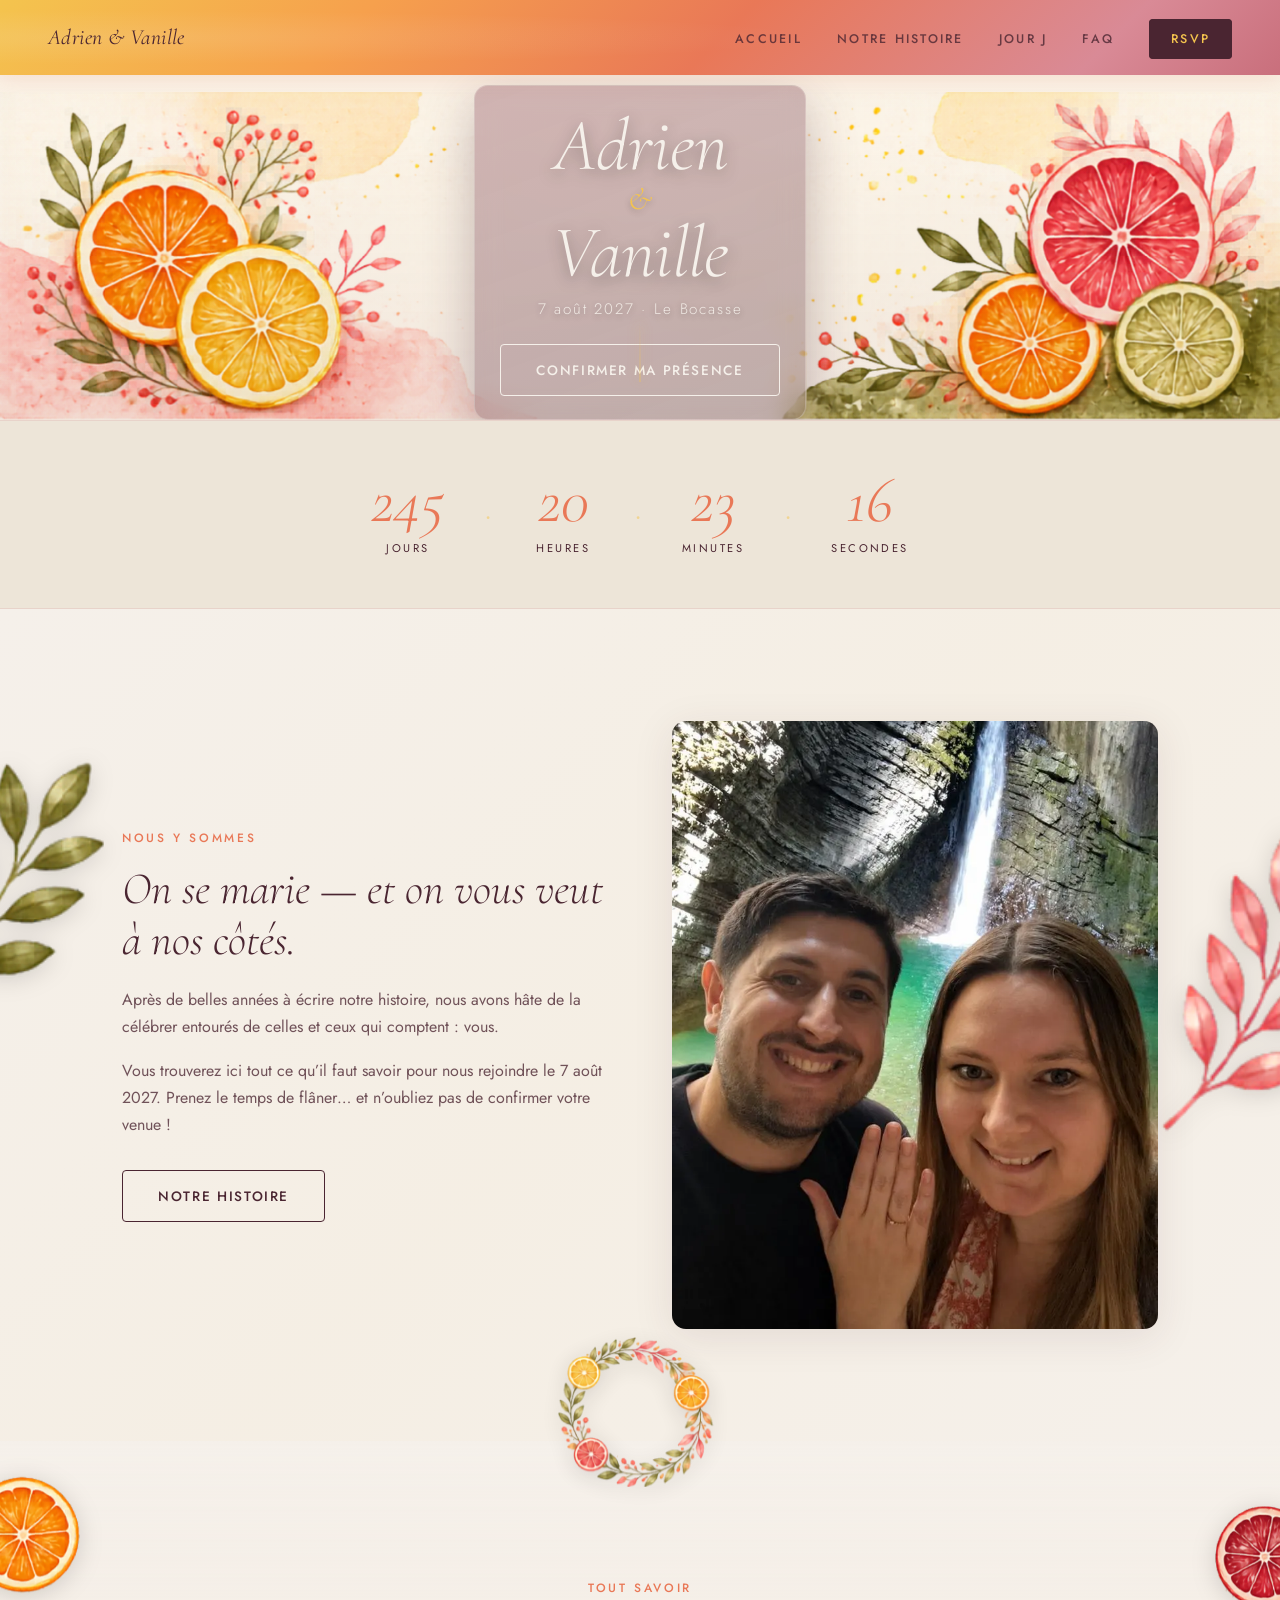
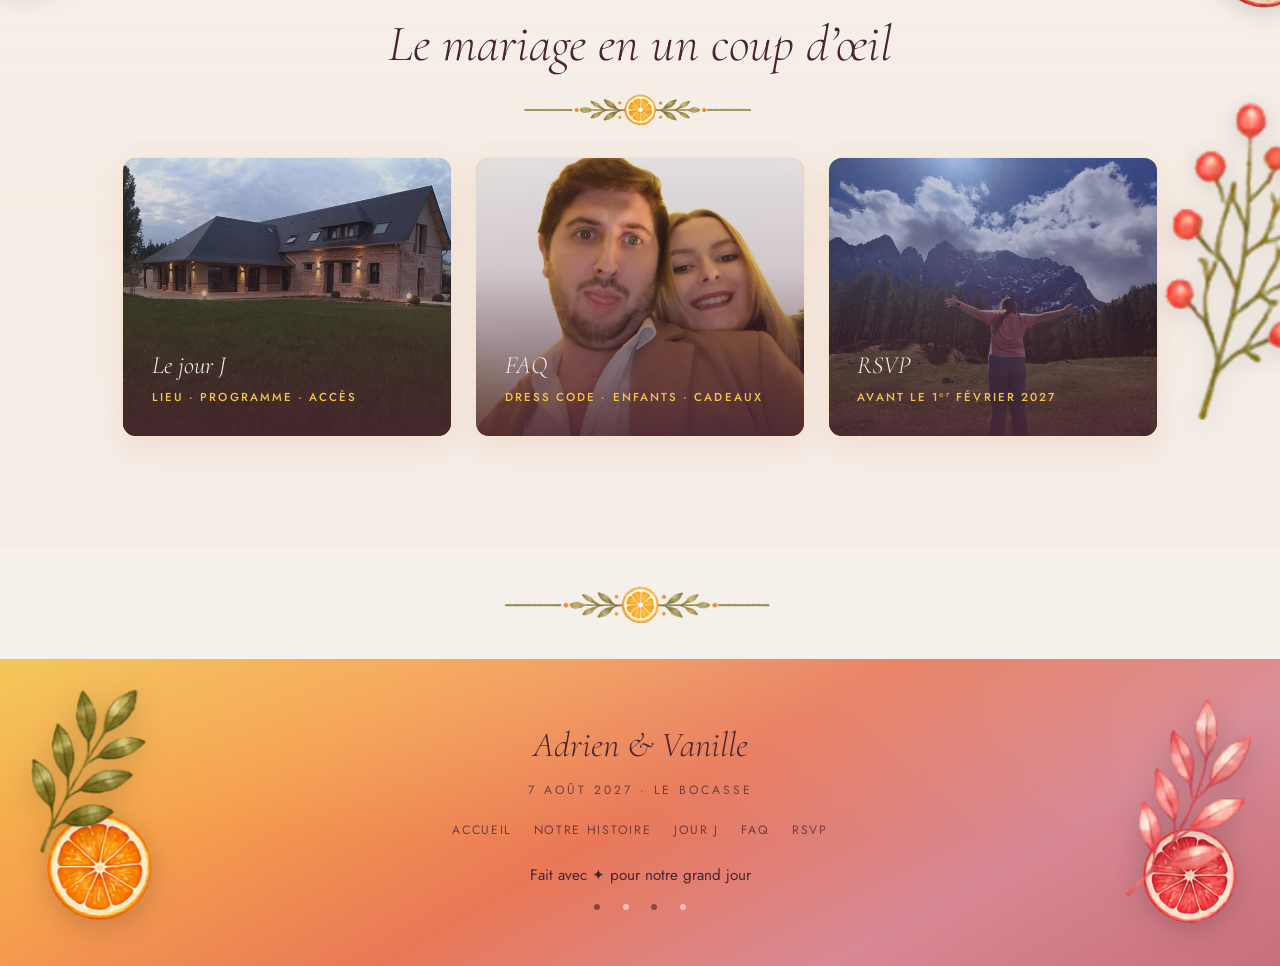
<file: Front/HTML/Index.html>
<!DOCTYPE html>
<html lang="fr">
<head>
  <meta charset="UTF-8">
  <meta name="viewport" content="width=device-width, initial-scale=1.0">
  <title>Adrien & Vanille — Notre mariage · 7 août 2027</title>
  <meta name="description" content="Le 7 août 2027, Adrien & Vanille se disent oui en Normandie. Toutes les infos et confirmez votre présence.">
  <link rel="icon" href="data:image/svg+xml,%3Csvg xmlns='http://www.w3.org/2000/svg' viewBox='0 0 32 32'%3E%3Ctext y='26' font-size='26'%3E%F0%9F%8D%8A%3C/text%3E%3C/svg%3E">
  <link rel="preconnect" href="https://fonts.googleapis.com">
  <link rel="preconnect" href="https://fonts.gstatic.com" crossorigin>
  <link href="https://fonts.googleapis.com/css2?family=Cormorant+Garamond:ital,wght@0,300;0,400;1,300;1,400;1,600&family=Jost:wght@300;400;500&display=swap" rel="stylesheet">
  <link rel="stylesheet" href="/Front/CSS/style.css">
</head>
<body>

  <nav class="nav" id="nav">
    <a class="nav__brand" href="/">Adrien <span class="amp">&amp;</span> Vanille</a>
    <ul class="nav__list">
      <li><a class="nav__link" href="/">Accueil</a></li>
      <li><a class="nav__link" href="/histoire">Notre histoire</a></li>
      <li><a class="nav__link" href="/infos">Jour J</a></li>
      <li><a class="nav__link" href="/faq">FAQ</a></li>
      <li><a class="nav__link nav__cta" href="/rsvp">RSVP</a></li>
    </ul>
    <button class="nav__hamburger" id="hamburger" aria-label="Menu" aria-expanded="false"><span></span><span></span><span></span></button>
  </nav>
  <ul class="nav__mobile" id="nav-mobile">
    <li><a class="nav__link" href="/">Accueil</a></li>
    <li><a class="nav__link" href="/histoire">Notre histoire</a></li>
    <li><a class="nav__link" href="/infos">Jour J</a></li>
    <li><a class="nav__link" href="/faq">FAQ</a></li>
    <li><a class="nav__link" href="/rsvp">RSVP</a></li>
  </ul>

  <header class="hero">
    <div class="citrus-bg" aria-hidden="true">
      <div class="citrus citrus--1"></div><div class="citrus citrus--2"></div>
      <div class="citrus citrus--3"></div><div class="citrus citrus--4"></div><div class="citrus citrus--5"></div>
      <div class="citrus citrus--6"></div><div class="citrus citrus--7"></div><div class="citrus citrus--8"></div>
      <svg class="slice slice--a" viewBox="0 0 120 120" fill="none">
        <circle cx="60" cy="60" r="58" stroke="#F4C44E" stroke-width="2"/><circle cx="60" cy="60" r="40" stroke="#F4C44E" stroke-width="1.5" stroke-dasharray="4 4"/>
        <circle cx="60" cy="60" r="12" stroke="#F6A04D" stroke-width="2"/><line x1="60" y1="2" x2="60" y2="118" stroke="#F4C44E" stroke-width="1.5"/>
        <line x1="2" y1="60" x2="118" y2="60" stroke="#F4C44E" stroke-width="1.5"/><line x1="18" y1="18" x2="102" y2="102" stroke="#F4C44E" stroke-width="1"/><line x1="102" y1="18" x2="18" y2="102" stroke="#F4C44E" stroke-width="1"/>
      </svg>
      <svg class="slice slice--b" viewBox="0 0 100 100" fill="none">
        <circle cx="50" cy="50" r="48" stroke="#E97857" stroke-width="2"/><circle cx="50" cy="50" r="32" stroke="#E97857" stroke-width="1.5" stroke-dasharray="3 3"/>
        <circle cx="50" cy="50" r="10" stroke="#D98A96" stroke-width="2"/><line x1="50" y1="2" x2="50" y2="98" stroke="#E97857" stroke-width="1.5"/>
        <line x1="2" y1="50" x2="98" y2="50" stroke="#E97857" stroke-width="1.5"/>
      </svg>
      <svg class="slice slice--c" viewBox="0 0 110 110" fill="none">
        <circle cx="55" cy="55" r="52" stroke="#F4C44E" stroke-width="2"/><circle cx="55" cy="55" r="35" stroke="#F4C44E" stroke-width="1" stroke-dasharray="5 5"/>
        <circle cx="55" cy="55" r="15" stroke="#F6A04D" stroke-width="1.5"/><line x1="55" y1="5" x2="55" y2="105" stroke="#F4C44E" stroke-width="1"/>
      </svg>
      <svg class="slice slice--d" viewBox="0 0 90 90" fill="none">
        <circle cx="45" cy="45" r="42" stroke="#D98A96" stroke-width="2"/><circle cx="45" cy="45" r="28" stroke="#D98A96" stroke-width="1.5" stroke-dasharray="2.5 2.5"/>
        <circle cx="45" cy="45" r="8" stroke="#E97857" stroke-width="1.5"/>
      </svg>
    </div>
    <div class="hero__content">
      <h1 class="hero__names">
        <span class="hero__name">Adrien</span>
        <span class="hero__amp">&amp;</span>
        <span class="hero__name">Vanille</span>
      </h1>
      <p class="hero__location">7 août 2027 · Le Bocasse</p>
      <a href="/rsvp" class="btn btn--ghost">Confirmer ma présence</a>
    </div>
    <div class="hero__scroll" aria-hidden="true"><span></span></div>
  </header>

  <section class="countdown-section">
    <div class="container">
      <div class="countdown" role="timer" aria-live="polite">
        <div class="countdown__unit" data-cd="d"><span class="countdown__num">00</span><span class="countdown__label">jours</span></div>
        <span class="countdown__sep">·</span>
        <div class="countdown__unit" data-cd="h"><span class="countdown__num">00</span><span class="countdown__label">heures</span></div>
        <span class="countdown__sep">·</span>
        <div class="countdown__unit" data-cd="m"><span class="countdown__num">00</span><span class="countdown__label">minutes</span></div>
        <span class="countdown__sep">·</span>
        <div class="countdown__unit" data-cd="s"><span class="countdown__num">00</span><span class="countdown__label">secondes</span></div>
      </div>
    </div>
  </section>

  <section class="section intro">
    <img class="deco-png sway deco-branche-verte-intro" data-speed="0.05" src="/Backend/images/petite-branche-verte.png" alt="" aria-hidden="true" loading="lazy">
    <img class="deco-png sway deco-branche-rose-intro" data-speed="0.07" src="/Backend/images/petite-branche-rose.png" alt="" aria-hidden="true" loading="lazy">
    <div class="container">
      <div class="intro__grid">
        <div class="intro__text reveal reveal--l">
          <span class="section__eyebrow" style="text-align:left">Nous y sommes</span>
          <h2 style="font-size:clamp(1.8rem,4vw,2.8rem);font-style:italic;margin-bottom:1.2rem">On se marie — et on vous veut à nos côtés.</h2>
          <p>Après de belles années à écrire notre histoire, nous avons hâte de la célébrer entourés de celles et ceux qui comptent : vous.</p>
          <p>Vous trouverez ici tout ce qu’il faut savoir pour nous rejoindre le 7 août 2027. Prenez le temps de flâner… et n’oubliez pas de confirmer votre venue !</p>
          <a class="btn btn--dark" href="/histoire" style="margin-top:1rem">Notre histoire</a>
        </div>
        <div class="intro__photo reveal reveal--r d1"><img src="/Backend/images/couple.webp" alt="Adrien et Vanille"></div>
      </div>
    </div>
  </section>

  <section class="section quicklinks">
    <img class="deco-png deco-couronne-quick-big" data-speed="0.06" src="/Backend/images/couronne-agrumes.png" alt="" aria-hidden="true" loading="lazy">
    <img class="deco-png deco-agrume-orange-quick-left" data-speed="0.09" src="/Backend/images/agrume-orange.png" alt="" aria-hidden="true" loading="lazy">
    <img class="deco-png deco-agrume-rouge-quick-right" data-speed="0.08" src="/Backend/images/agrume-rouge.png" alt="" aria-hidden="true" loading="lazy">
    <img class="deco-png sway deco-branche-groseille-story" data-speed="0.05" src="/Backend/images/branche-groseille.png" alt="" aria-hidden="true" loading="lazy">
    <div class="container">
      <span class="section__eyebrow">Tout savoir</span>
      <h2 class="section__title">Le mariage en un coup d’œil</h2>
      <img class="section-sep" src="/Backend/images/separateur.png" alt="" aria-hidden="true">
      <div class="quicklinks__grid">
        <a class="quicklink reveal" href="/infos"><img src="/Backend/images/lieu.webp" alt=""><h3>Le jour J</h3><span>Lieu · programme · accès</span></a>        <a class="quicklink quicklink--coral reveal d1" href="/faq"><img src="/Backend/images/faq.webp" alt=""><h3>FAQ</h3><span>Dress code · enfants · cadeaux</span></a>
        <a class="quicklink quicklink--gold reveal d2" href="/rsvp"><img src="/Backend/images/rsvp.webp" alt=""><h3>RSVP</h3><span>Avant le 1ᵉʳ février 2027</span></a>
      </div>
    </div>
  </section>

  <div class="deco-separateur-wrap" aria-hidden="true">
    <img class="deco-separateur" src="/Backend/images/separateur.png" alt="">
  </div>

  <footer class="footer">
    <img class="deco-png deco-agrume-orange-footer-left" data-speed="0.06" src="/Backend/images/agrume-orange.png" alt="" aria-hidden="true" loading="lazy">
    <img class="deco-png deco-agrume-rose-footer-right" data-speed="0.05" src="/Backend/images/agrume-rose.png" alt="" aria-hidden="true" loading="lazy">
    <img class="deco-png sway deco-branche-footer-left" data-speed="0.08" src="/Backend/images/petite-branche-verte.png" alt="" aria-hidden="true" loading="lazy">
    <img class="deco-png sway deco-branche-footer-right" data-speed="0.07" src="/Backend/images/petite-branche-rose.png" alt="" aria-hidden="true" loading="lazy">
    <img class="deco-png deco-agrume-footer-mid" data-speed="0.05" src="/Backend/images/agrume-vert.png" alt="" aria-hidden="true" loading="lazy">
    <p class="footer__names">Adrien <span class="amp">&amp;</span> Vanille</p>
    <p class="footer__date">7 août 2027 · Le Bocasse</p>
    <nav class="footer__links">
      <a href="/">Accueil</a><a href="/histoire">Notre histoire</a>
      <a href="/infos">Jour J</a>
      <a href="/faq">FAQ</a><a href="/rsvp">RSVP</a>
    </nav>
    <p class="footer__love">Fait avec ✦ pour notre grand jour</p>
    <div class="footer__citrus" aria-hidden="true"><span></span><span></span><span></span><span></span></div>
  </footer>

  <script src="/Backend/js/script.js" defer></script>
</body>
</html>
</file>
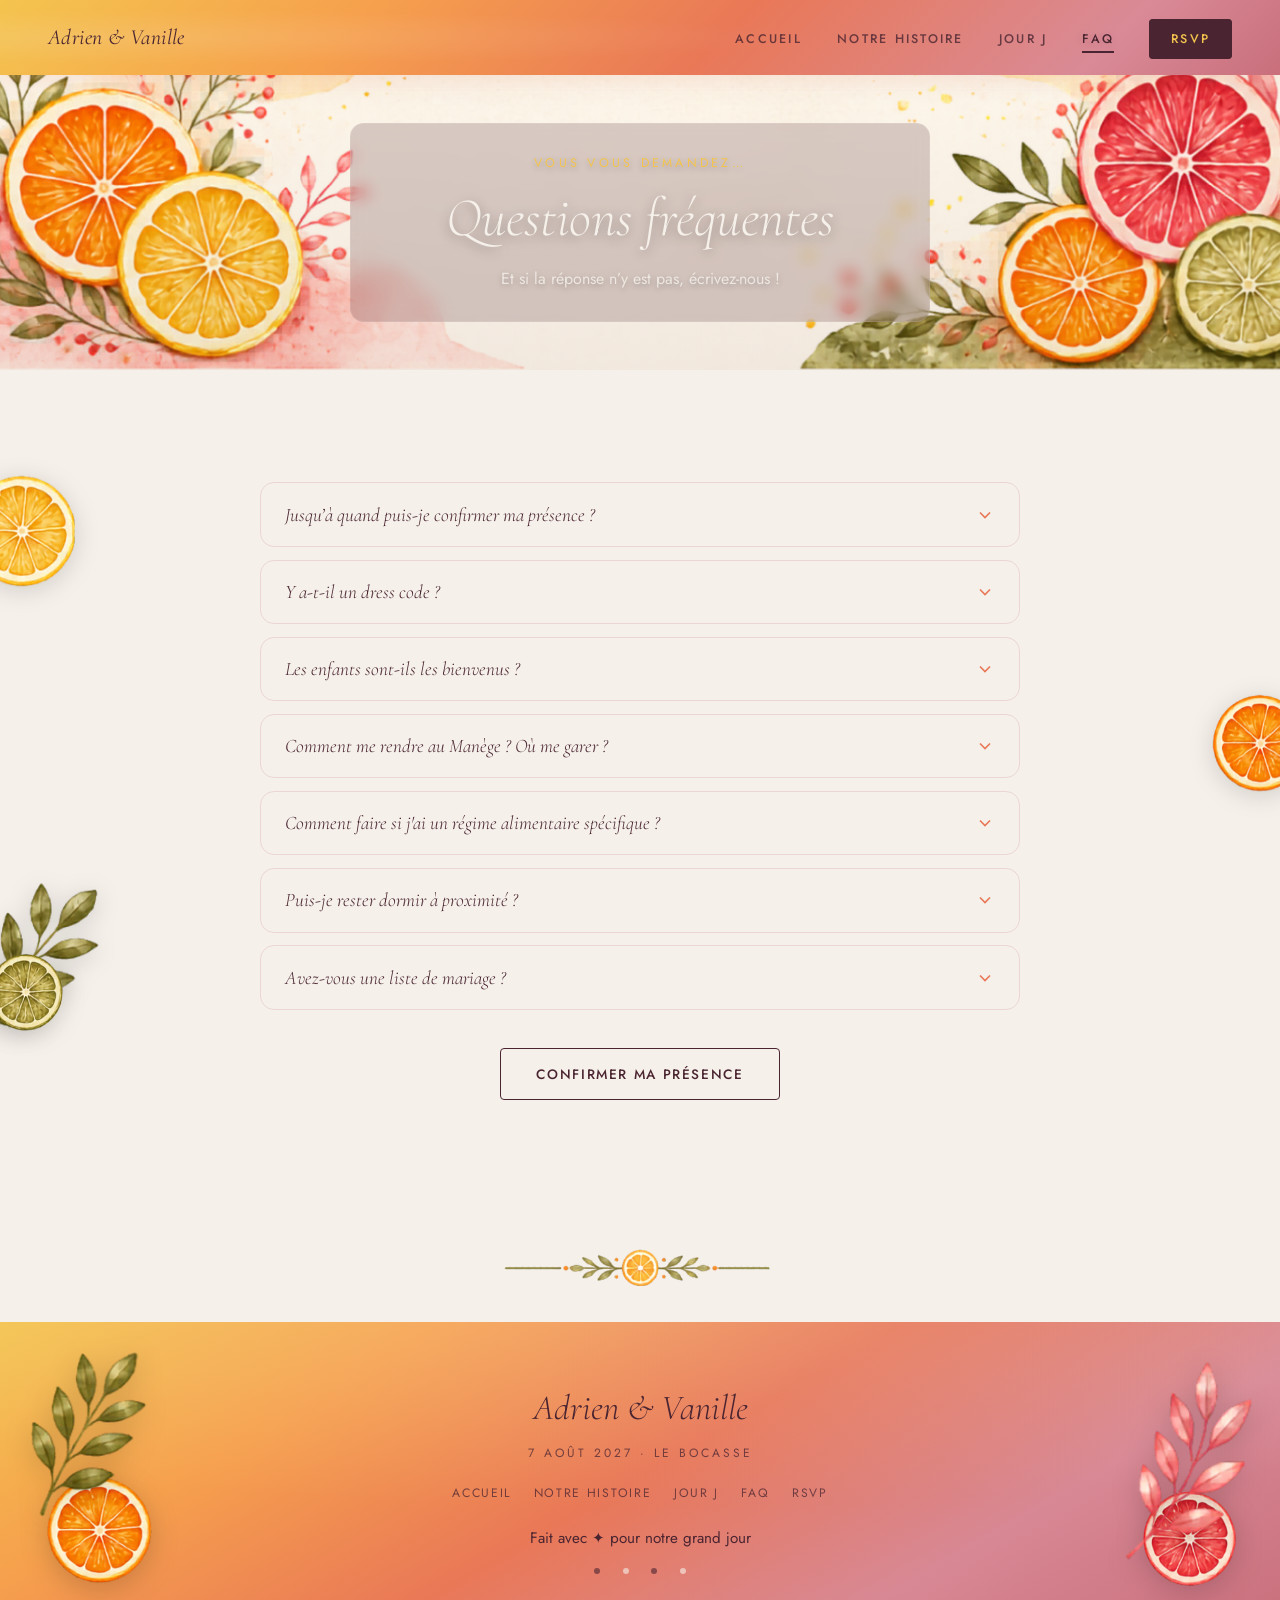
<file: Front/HTML/faq.html>
<!DOCTYPE html>
<html lang="fr">
<head>
  <meta charset="UTF-8">
  <meta name="viewport" content="width=device-width, initial-scale=1.0">
  <title>FAQ — Adrien & Vanille</title>
  <meta name="description" content="Les réponses à vos questions sur le mariage d'Adrien & Vanille.">
  <link rel="icon" href="data:image/svg+xml,%3Csvg xmlns='http://www.w3.org/2000/svg' viewBox='0 0 32 32'%3E%3Ctext y='26' font-size='26'%3E%F0%9F%8D%8A%3C/text%3E%3C/svg%3E">
  <link rel="preconnect" href="https://fonts.googleapis.com">
  <link rel="preconnect" href="https://fonts.gstatic.com" crossorigin>
  <link href="https://fonts.googleapis.com/css2?family=Cormorant+Garamond:ital,wght@0,300;0,400;1,300;1,400;1,600&family=Jost:wght@300;400;500&display=swap" rel="stylesheet">
  <link rel="stylesheet" href="/Front/CSS/style.css">
</head>
<body>

  <nav class="nav" id="nav">
    <a class="nav__brand" href="/">Adrien <span class="amp">&amp;</span> Vanille</a>
    <ul class="nav__list">
      <li><a class="nav__link" href="/">Accueil</a></li>
      <li><a class="nav__link" href="/histoire">Notre histoire</a></li>
      <li><a class="nav__link" href="/infos">Jour J</a></li>
      <li><a class="nav__link active" href="/faq">FAQ</a></li>
      <li><a class="nav__link nav__cta" href="/rsvp">RSVP</a></li>
    </ul>
    <button class="nav__hamburger" id="hamburger" aria-label="Menu" aria-expanded="false"><span></span><span></span><span></span></button>
  </nav>
  <ul class="nav__mobile" id="nav-mobile">
    <li><a class="nav__link" href="/">Accueil</a></li>
    <li><a class="nav__link" href="/histoire">Notre histoire</a></li>
    <li><a class="nav__link" href="/infos">Jour J</a></li>
    <li><a class="nav__link" href="/faq">FAQ</a></li>
    <li><a class="nav__link" href="/rsvp">RSVP</a></li>
  </ul>

  <header class="pagehero">
    <div class="citrus-bg" aria-hidden="true">
      <div class="citrus citrus--1"></div><div class="citrus citrus--2"></div>
      <div class="citrus citrus--3"></div><div class="citrus citrus--4"></div><div class="citrus citrus--5"></div>
      <svg class="slice slice--a" viewBox="0 0 120 120" fill="none">
        <circle cx="60" cy="60" r="58" stroke="#F4C44E" stroke-width="2"/><circle cx="60" cy="60" r="40" stroke="#F4C44E" stroke-width="1.5" stroke-dasharray="4 4"/>
        <circle cx="60" cy="60" r="12" stroke="#F6A04D" stroke-width="2"/><line x1="60" y1="2" x2="60" y2="118" stroke="#F4C44E" stroke-width="1.5"/>
        <line x1="2" y1="60" x2="118" y2="60" stroke="#F4C44E" stroke-width="1.5"/>
      </svg>
      <svg class="slice slice--b" viewBox="0 0 100 100" fill="none">
        <circle cx="50" cy="50" r="48" stroke="#E97857" stroke-width="2"/><circle cx="50" cy="50" r="32" stroke="#E97857" stroke-width="1.5" stroke-dasharray="3 3"/>
        <circle cx="50" cy="50" r="10" stroke="#D98A96" stroke-width="2"/>
      </svg>
    </div>
    <div class="pagehero__inner">
      <span class="pagehero__eyebrow">Vous vous demandez…</span>
      <h1 class="pagehero__title">Questions fréquentes</h1>
      <p class="pagehero__lead">Et si la réponse n’y est pas, écrivez-nous !</p>
    </div>
  </header>

  <section class="section faq">
    <img class="deco-png deco-agrume-jaune-faq" data-speed="0.08" src="/Backend/images/agrume-jaune.png" alt="" aria-hidden="true" loading="lazy">
    <img class="deco-png deco-faq-orange" data-speed="0.07" src="/Backend/images/agrume-orange.png" alt="" aria-hidden="true" loading="lazy">
    <img class="deco-png sway deco-faq-branche-verte" data-speed="0.05" src="/Backend/images/grande-branche-verte.png" alt="" aria-hidden="true" loading="lazy">
    <img class="deco-png deco-faq-vert" data-speed="0.09" src="/Backend/images/agrume-vert.png" alt="" aria-hidden="true" loading="lazy">
    <div class="container">
      <div class="faq-list reveal">

        <div class="faq-item">
          <button class="faq-question" aria-expanded="false">Jusqu’à quand puis-je confirmer ma présence ?
            <svg class="faq-arrow" viewBox="0 0 24 24" fill="none" stroke="currentColor" stroke-width="2"><path d="m6 9 6 6 6-6"/></svg></button>
          <div class="faq-answer"><div class="faq-answer__inner">Merci de répondre via la page RSVP avant le <strong>1ᵉʳ Février 2027</strong>. Cela nous aide énormément pour le traiteur et le plan de table.</div></div>
        </div>

        <div class="faq-item">
          <button class="faq-question" aria-expanded="false">Y a-t-il un dress code ?
            <svg class="faq-arrow" viewBox="0 0 24 24" fill="none" stroke="currentColor" stroke-width="2"><path d="m6 9 6 6 6-6"/></svg></button>
          <div class="faq-answer"><div class="faq-answer__inner">Pas de dress code imposé : habillez-vous comme vous le sentez ! Une partie de la journée se passe en extérieur, donc pensez à des chaussures confortables. Il est possible qu'il fasse assez chaud également.</div></div>
        </div>

        <div class="faq-item">
          <button class="faq-question" aria-expanded="false">Les enfants sont-ils les bienvenus ?
            <svg class="faq-arrow" viewBox="0 0 24 24" fill="none" stroke="currentColor" stroke-width="2"><path d="m6 9 6 6 6-6"/></svg></button>
          <div class="faq-answer"><div class="faq-answer__inner">Les enfants sont acceptés, mais nous conseillons aux parents de venir sans eux pour profiter pleinement de la journée — elle sera longue et la soirée se prolongera tard. C’est vous qui décidez : si vous les emmenez, indiquez simplement leur nombre dans le formulaire RSVP. Un repas enfant à partir de 3 ans est prévu pour eux.</div></div>
        </div>

        <div class="faq-item">
          <button class="faq-question" aria-expanded="false">Comment me rendre au Manège ? Où me garer ?
            <svg class="faq-arrow" viewBox="0 0 24 24" fill="none" stroke="currentColor" stroke-width="2"><path d="m6 9 6 6 6-6"/></svg></button>
          <div class="faq-answer"><div class="faq-answer__inner">Le Manège se trouve au 321 route de Bosc-Grimont, Le Valmartin, 76690 Le Bocasse, à ~25 min de Rouen. À votre arrivée, empruntez bien l’entrée du Manège, sur la droite juste après le panneau de la grange. Parking gratuit sur place — plus de détails sur la page Jour J.</div></div>
        </div>
        <div class="faq-item">
          <button class="faq-question" aria-expanded="false"> Comment faire si j'ai un régime alimentaire spécifique ?
            <svg class="faq-arrow" viewBox="0 0 24 24" fill="none" stroke="currentColor" stroke-width="2"><path d="m6 9 6 6 6-6"/></svg></button>
          <div class="faq-answer"><div class="faq-answer__inner"> Si vous avez un régime spécifique. Merci de nous les précisiez dans le formulaire RSVP.</div></div>
        </div>
        <div class="faq-item">
          <button class="faq-question" aria-expanded="false">Puis-je rester dormir à proximité ?
            <svg class="faq-arrow" viewBox="0 0 24 24" fill="none" stroke="currentColor" stroke-width="2"><path d="m6 9 6 6 6-6"/></svg></button>
          <div class="faq-answer"><div class="faq-answer__inner">Oui. Nous avons présélectionner les logements à proximité sur le site d'Airbnb et Abritel dans la section hébergement dans la page Jour J.</div></div>
        </div>

        <div class="faq-item">
          <button class="faq-question" aria-expanded="false">Avez-vous une liste de mariage ?
            <svg class="faq-arrow" viewBox="0 0 24 24" fill="none" stroke="currentColor" stroke-width="2"><path d="m6 9 6 6 6-6"/></svg></button>
          <div class="faq-answer"><div class="faq-answer__inner">Votre présence est notre plus beau cadeau. Pour celles et ceux qui souhaitent nous gâter, une urne sera présente le jour J — elle nous aidera à financer notre voyage de noces, dont la destination reste à choisir !</div></div>
        </div>

      </div>

      <div class="center reveal" style="margin-top:2.4rem">
        <a class="btn btn--dark" href="/rsvp">Confirmer ma présence</a>
      </div>
    </div>
  </section>

    <div class="deco-separateur-wrap" aria-hidden="true">
    <img class="deco-separateur" src="/Backend/images/separateur.png" alt="">
  </div>

  <footer class="footer">
    <img class="deco-png deco-agrume-orange-footer-left" data-speed="0.06" src="/Backend/images/agrume-orange.png" alt="" aria-hidden="true" loading="lazy">
    <img class="deco-png deco-agrume-rose-footer-right" data-speed="0.05" src="/Backend/images/agrume-rose.png" alt="" aria-hidden="true" loading="lazy">
    <img class="deco-png sway deco-branche-footer-left" data-speed="0.08" src="/Backend/images/petite-branche-verte.png" alt="" aria-hidden="true" loading="lazy">
    <img class="deco-png sway deco-branche-footer-right" data-speed="0.07" src="/Backend/images/petite-branche-rose.png" alt="" aria-hidden="true" loading="lazy">
    <img class="deco-png deco-agrume-footer-mid" data-speed="0.05" src="/Backend/images/agrume-vert.png" alt="" aria-hidden="true" loading="lazy">
    <p class="footer__names">Adrien <span class="amp">&amp;</span> Vanille</p>
    <p class="footer__date">7 août 2027 · Le Bocasse</p>
    <nav class="footer__links">
      <a href="/">Accueil</a><a href="/histoire">Notre histoire</a>
      <a href="/infos">Jour J</a>
      <a href="/faq">FAQ</a><a href="/rsvp">RSVP</a>
    </nav>
    <p class="footer__love">Fait avec ✦ pour notre grand jour</p>
    <div class="footer__citrus" aria-hidden="true"><span></span><span></span><span></span><span></span></div>
  </footer>
  <script src="/Backend/js/script.js" defer></script>
</body>
</html>
</file>
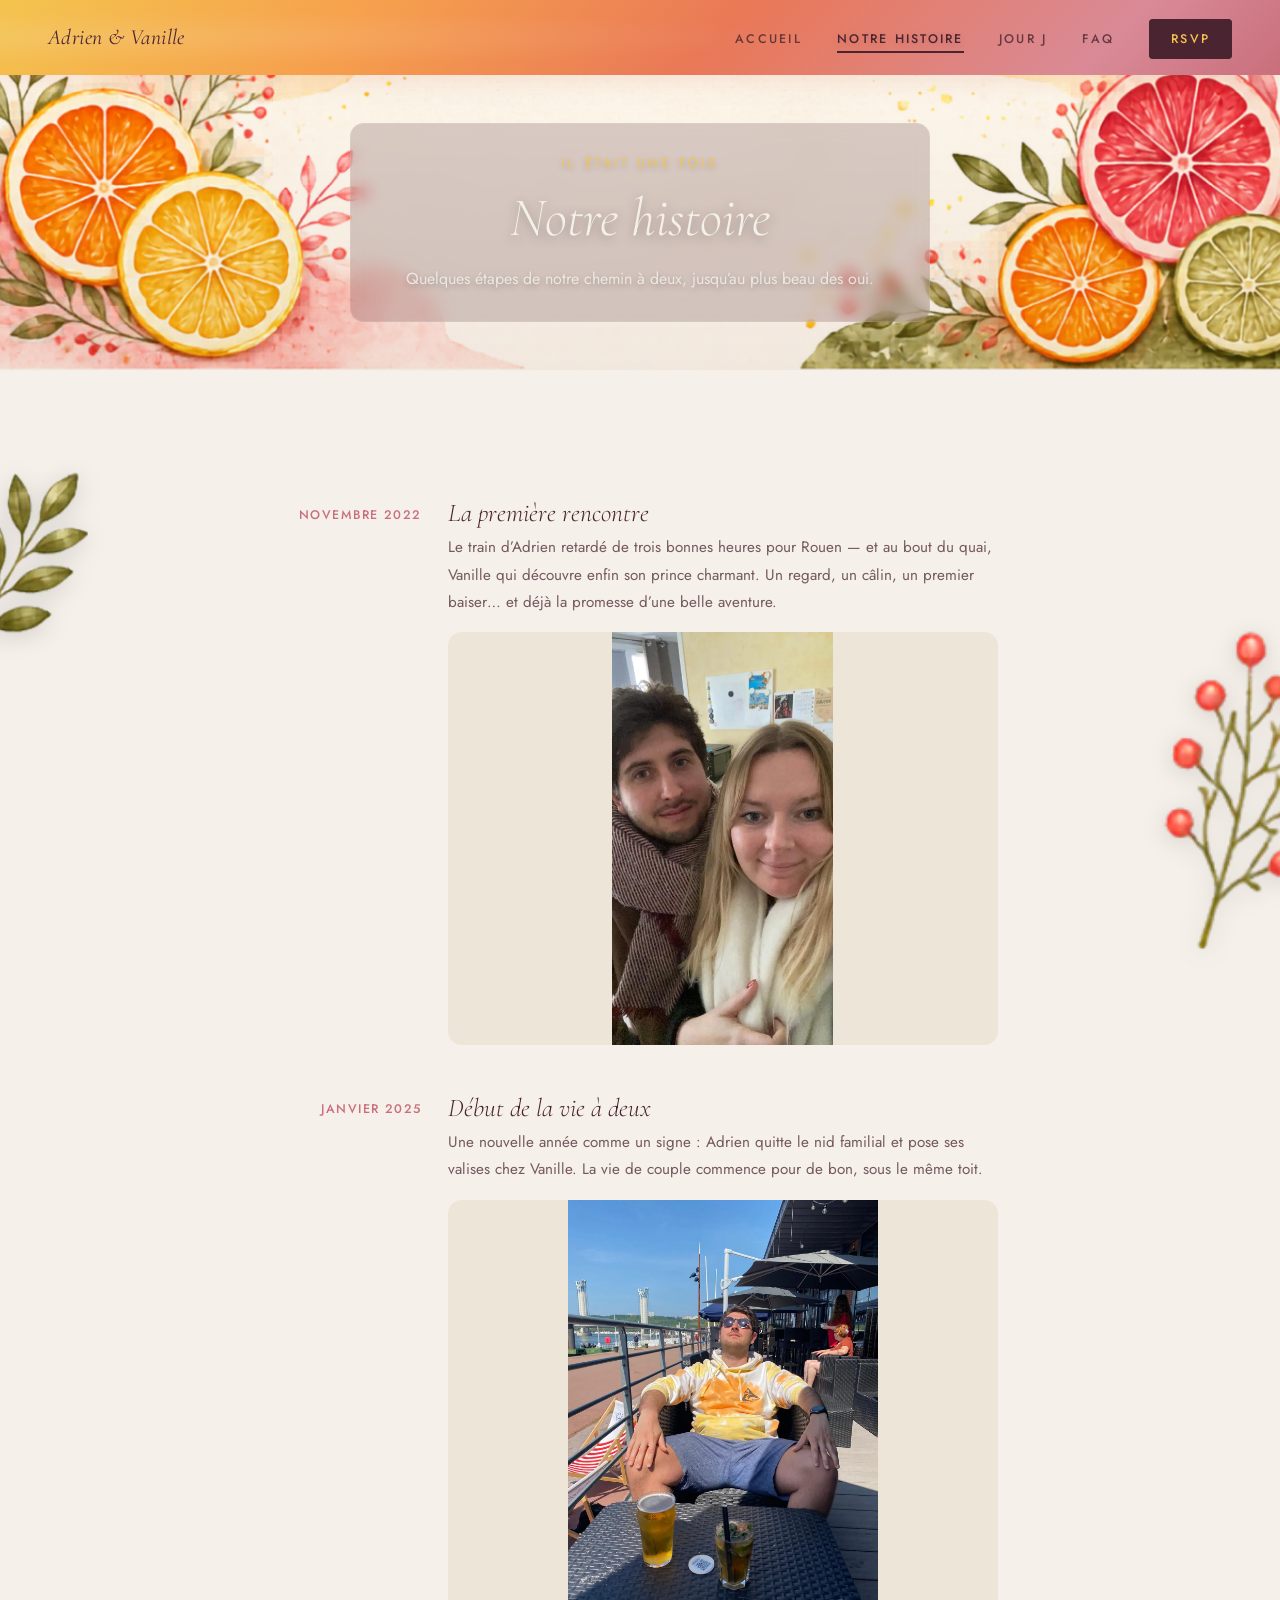
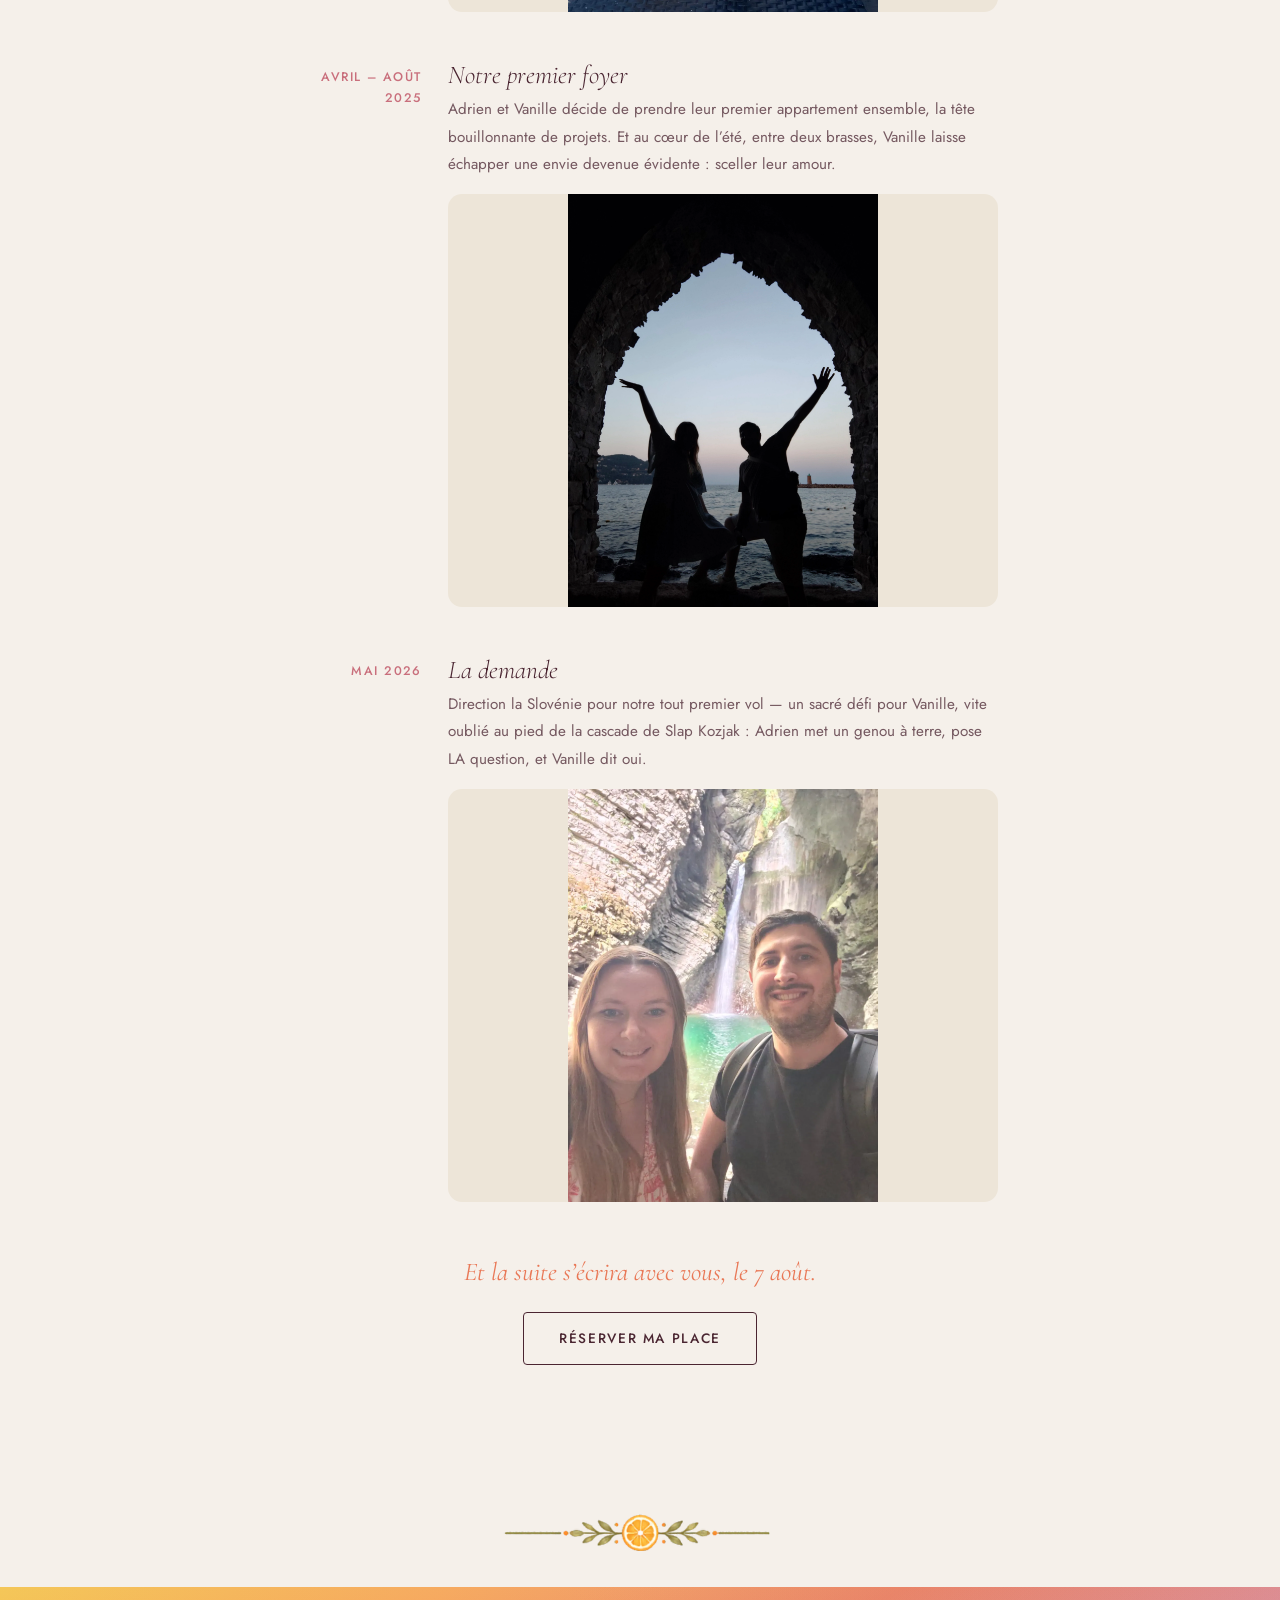
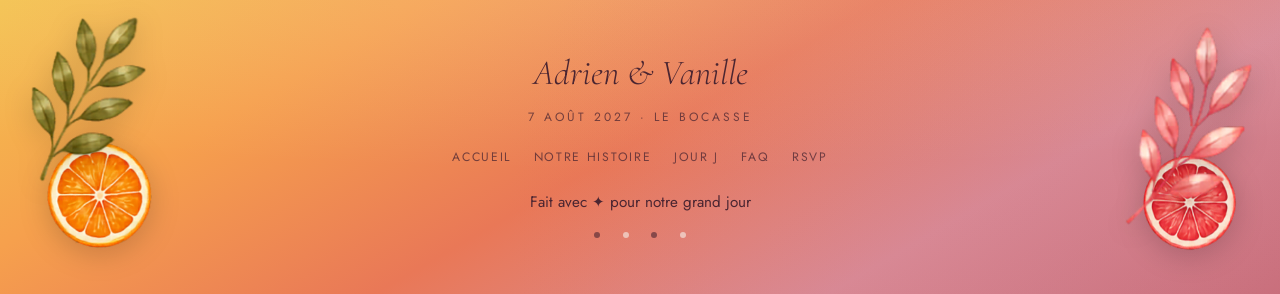
<file: Front/HTML/histoire.html>
<!DOCTYPE html>
<html lang="fr">
<head>
  <meta charset="UTF-8">
  <meta name="viewport" content="width=device-width, initial-scale=1.0">
  <title>Notre histoire — Adrien & Vanille</title>
  <meta name="description" content="L'histoire d'Adrien & Vanille, de la rencontre à la demande.">
  <link rel="icon" href="data:image/svg+xml,%3Csvg xmlns='http://www.w3.org/2000/svg' viewBox='0 0 32 32'%3E%3Ctext y='26' font-size='26'%3E%F0%9F%8D%8A%3C/text%3E%3C/svg%3E">
  <link rel="preconnect" href="https://fonts.googleapis.com">
  <link rel="preconnect" href="https://fonts.gstatic.com" crossorigin>
  <link href="https://fonts.googleapis.com/css2?family=Cormorant+Garamond:ital,wght@0,300;0,400;1,300;1,400;1,600&family=Jost:wght@300;400;500&display=swap" rel="stylesheet">
  <link rel="stylesheet" href="/Front/CSS/style.css">
</head>
<body>

  <nav class="nav" id="nav">
    <a class="nav__brand" href="/">Adrien <span class="amp">&amp;</span> Vanille</a>
    <ul class="nav__list">
      <li><a class="nav__link" href="/">Accueil</a></li>
      <li><a class="nav__link active" href="/histoire">Notre histoire</a></li>
      <li><a class="nav__link" href="/infos">Jour J</a></li>
      <li><a class="nav__link" href="/faq">FAQ</a></li>
      <li><a class="nav__link nav__cta" href="/rsvp">RSVP</a></li>
    </ul>
    <button class="nav__hamburger" id="hamburger" aria-label="Menu" aria-expanded="false"><span></span><span></span><span></span></button>
  </nav>
  <ul class="nav__mobile" id="nav-mobile">
    <li><a class="nav__link" href="/">Accueil</a></li>
    <li><a class="nav__link" href="/histoire">Notre histoire</a></li>
    <li><a class="nav__link" href="/infos">Jour J</a></li>
    <li><a class="nav__link" href="/faq">FAQ</a></li>
    <li><a class="nav__link" href="/rsvp">RSVP</a></li>
  </ul>

  <header class="pagehero">
    <div class="citrus-bg" aria-hidden="true">
      <div class="citrus citrus--1"></div><div class="citrus citrus--2"></div>
      <div class="citrus citrus--3"></div><div class="citrus citrus--4"></div><div class="citrus citrus--5"></div>
      <svg class="slice slice--a" viewBox="0 0 120 120" fill="none">
        <circle cx="60" cy="60" r="58" stroke="#F4C44E" stroke-width="2"/><circle cx="60" cy="60" r="40" stroke="#F4C44E" stroke-width="1.5" stroke-dasharray="4 4"/>
        <circle cx="60" cy="60" r="12" stroke="#F6A04D" stroke-width="2"/><line x1="60" y1="2" x2="60" y2="118" stroke="#F4C44E" stroke-width="1.5"/>
        <line x1="2" y1="60" x2="118" y2="60" stroke="#F4C44E" stroke-width="1.5"/>
      </svg>
      <svg class="slice slice--b" viewBox="0 0 100 100" fill="none">
        <circle cx="50" cy="50" r="48" stroke="#E97857" stroke-width="2"/><circle cx="50" cy="50" r="32" stroke="#E97857" stroke-width="1.5" stroke-dasharray="3 3"/>
        <circle cx="50" cy="50" r="10" stroke="#D98A96" stroke-width="2"/>
      </svg>
    </div>
    <div class="pagehero__inner">
      <span class="pagehero__eyebrow">Il était une fois</span>
      <h1 class="pagehero__title">Notre histoire</h1>
      <p class="pagehero__lead">Quelques étapes de notre chemin à deux, jusqu’au plus beau des oui.</p>
    </div>
  </header>

  <section class="section story">
    <img class="deco-png sway deco-branche-petite-verte-story" data-speed="0.06" src="/Backend/images/petite-branche-verte.png" alt="" aria-hidden="true" loading="lazy">
    <img class="deco-png sway deco-branche-groseille-story" data-speed="0.05" src="/Backend/images/branche-groseille.png" alt="" aria-hidden="true" loading="lazy">
    <div class="container container--narrow">
      <div class="timeline">
        <article class="timeline__item reveal">
          <time class="timeline__date">Novembre 2022</time>
          <div>
            <h3 class="timeline__event">La première rencontre</h3>
            <p class="timeline__text">Le train d’Adrien retardé de trois bonnes heures pour Rouen — et au bout du quai, Vanille qui découvre enfin son prince charmant. Un regard, un câlin, un premier baiser… et déjà la promesse d’une belle aventure.</p>
            <div class="timeline__media"><img src="/Backend/images/histoire-1.webp" alt="La première rencontre"></div>
          </div>
        </article>
        <article class="timeline__item reveal">
          <time class="timeline__date">Janvier 2025</time>
          <div>
            <h3 class="timeline__event">Début de la vie à deux</h3>
            <p class="timeline__text">Une nouvelle année comme un signe : Adrien quitte le nid familial et pose ses valises chez Vanille. La vie de couple commence pour de bon, sous le même toit.</p>
            <div class="timeline__media"><img src="/Backend/images/histoire-2.webp" alt="Début de la vie à deux"></div>
          </div>
        </article>
        <article class="timeline__item reveal">
          <time class="timeline__date">Avril – Août 2025</time>
          <div>
            <h3 class="timeline__event">Notre premier foyer</h3>
            <p class="timeline__text">Adrien et Vanille décide de prendre leur premier appartement ensemble, la tête bouillonnante de projets. Et au cœur de l’été, entre deux brasses, Vanille laisse échapper une envie devenue évidente : sceller leur amour.</p>
            <div class="timeline__media"><img src="/Backend/images/histoire-3.webp" alt="Notre premier foyer"></div>
          </div>
        </article>
        <article class="timeline__item reveal">
          <time class="timeline__date">Mai 2026</time>
          <div>
            <h3 class="timeline__event">La demande</h3>
            <p class="timeline__text">Direction la Slovénie pour notre tout premier vol — un sacré défi pour Vanille, vite oublié au pied de la cascade de Slap Kozjak : Adrien met un genou à terre, pose LA question, et Vanille dit oui.</p>
            <div class="timeline__media"><img src="/Backend/images/histoire-4.webp" alt="La demande"></div>
          </div>
        </article>
      </div>
      <div class="center reveal" style="margin-top:3rem">
        <p style="font-family:var(--font-display);font-style:italic;font-size:1.6rem;color:var(--coral)">Et la suite s’écrira avec vous, le 7 août.</p>
        <a class="btn btn--dark" href="/rsvp" style="margin-top:1.2rem">Réserver ma place</a>
      </div>
    </div>
  </section>

    <div class="deco-separateur-wrap" aria-hidden="true">
    <img class="deco-separateur" src="/Backend/images/separateur.png" alt="">
  </div>

  <footer class="footer">
    <img class="deco-png deco-agrume-orange-footer-left" data-speed="0.06" src="/Backend/images/agrume-orange.png" alt="" aria-hidden="true" loading="lazy">
    <img class="deco-png deco-agrume-rose-footer-right" data-speed="0.05" src="/Backend/images/agrume-rose.png" alt="" aria-hidden="true" loading="lazy">
    <img class="deco-png sway deco-branche-footer-left" data-speed="0.08" src="/Backend/images/petite-branche-verte.png" alt="" aria-hidden="true" loading="lazy">
    <img class="deco-png sway deco-branche-footer-right" data-speed="0.07" src="/Backend/images/petite-branche-rose.png" alt="" aria-hidden="true" loading="lazy">
    <img class="deco-png deco-agrume-footer-mid" data-speed="0.05" src="/Backend/images/agrume-vert.png" alt="" aria-hidden="true" loading="lazy">
    <p class="footer__names">Adrien <span class="amp">&amp;</span> Vanille</p>
    <p class="footer__date">7 août 2027 · Le Bocasse</p>
    <nav class="footer__links">
      <a href="/">Accueil</a><a href="/histoire">Notre histoire</a>
      <a href="/infos">Jour J</a>
      <a href="/faq">FAQ</a><a href="/rsvp">RSVP</a>
    </nav>
    <p class="footer__love">Fait avec ✦ pour notre grand jour</p>
    <div class="footer__citrus" aria-hidden="true"><span></span><span></span><span></span><span></span></div>
  </footer>
  <script src="/Backend/js/script.js" defer></script>
</body>
</html>
</file>
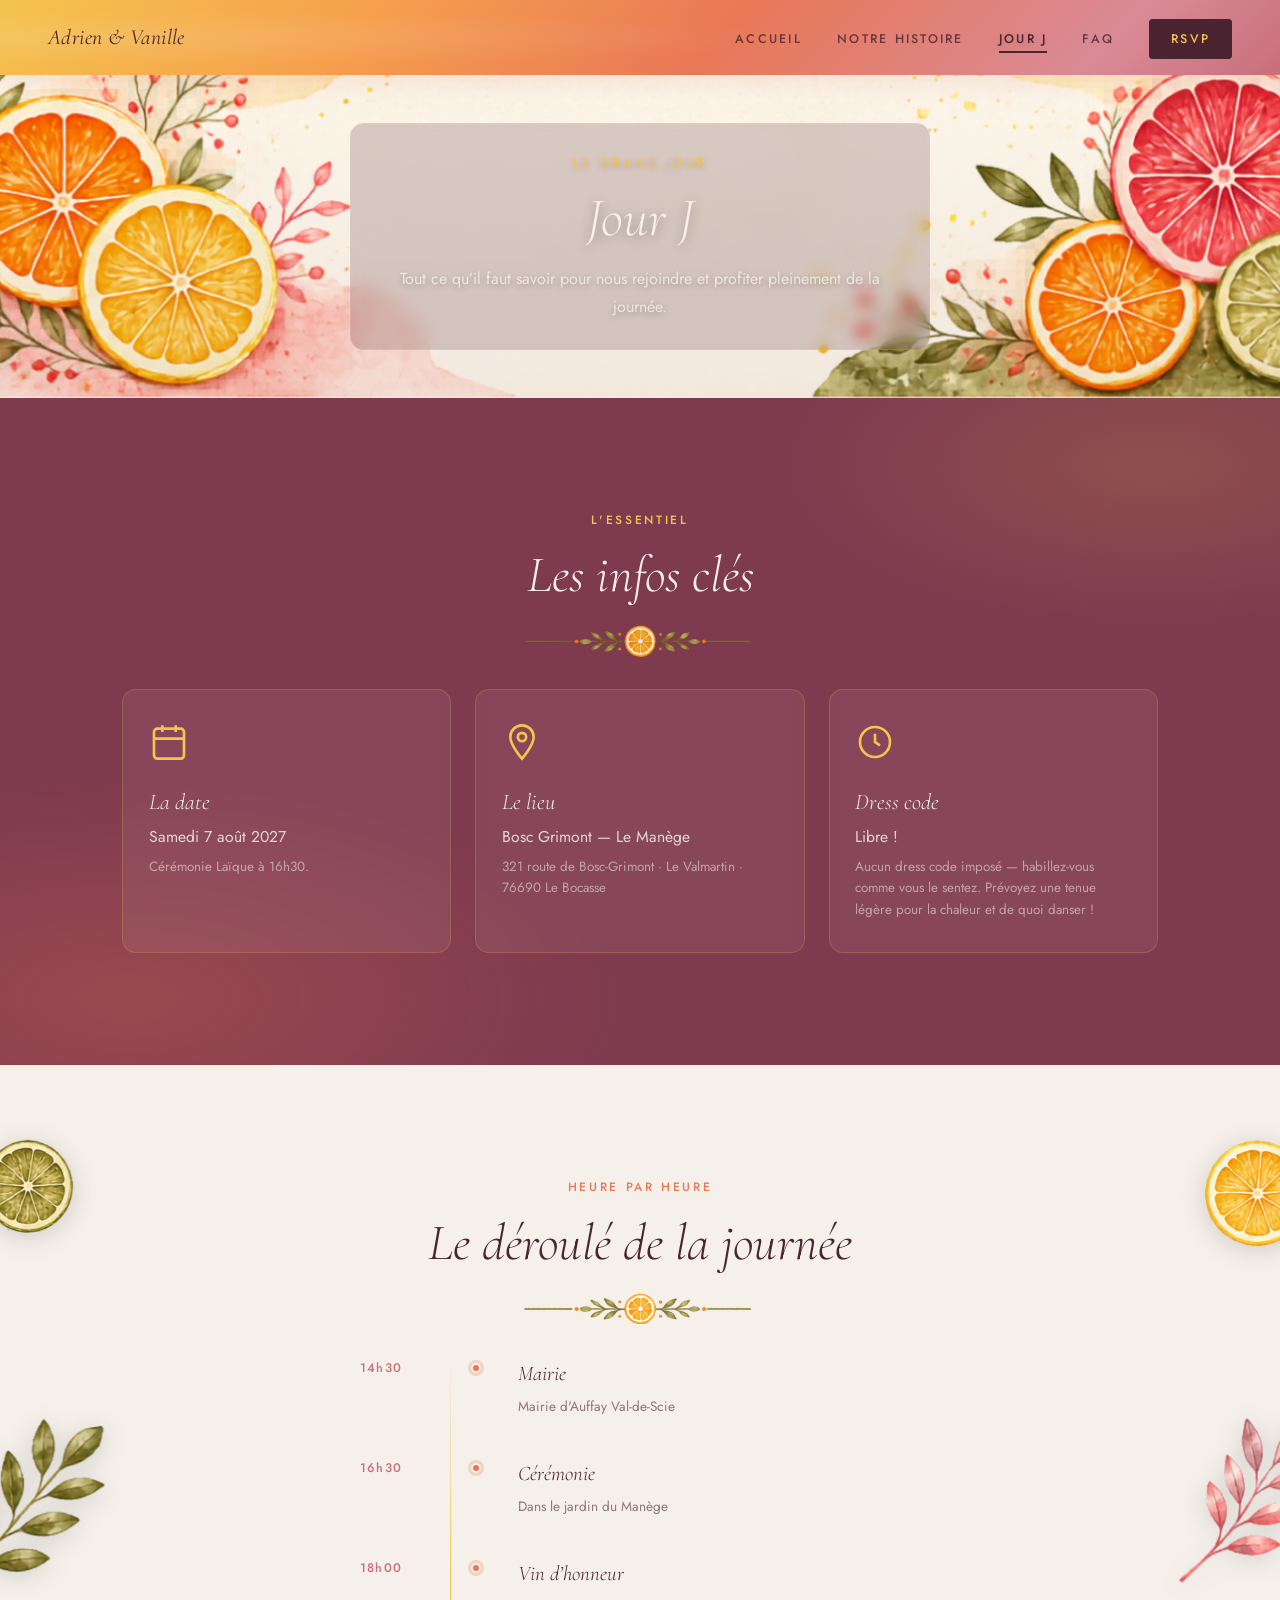
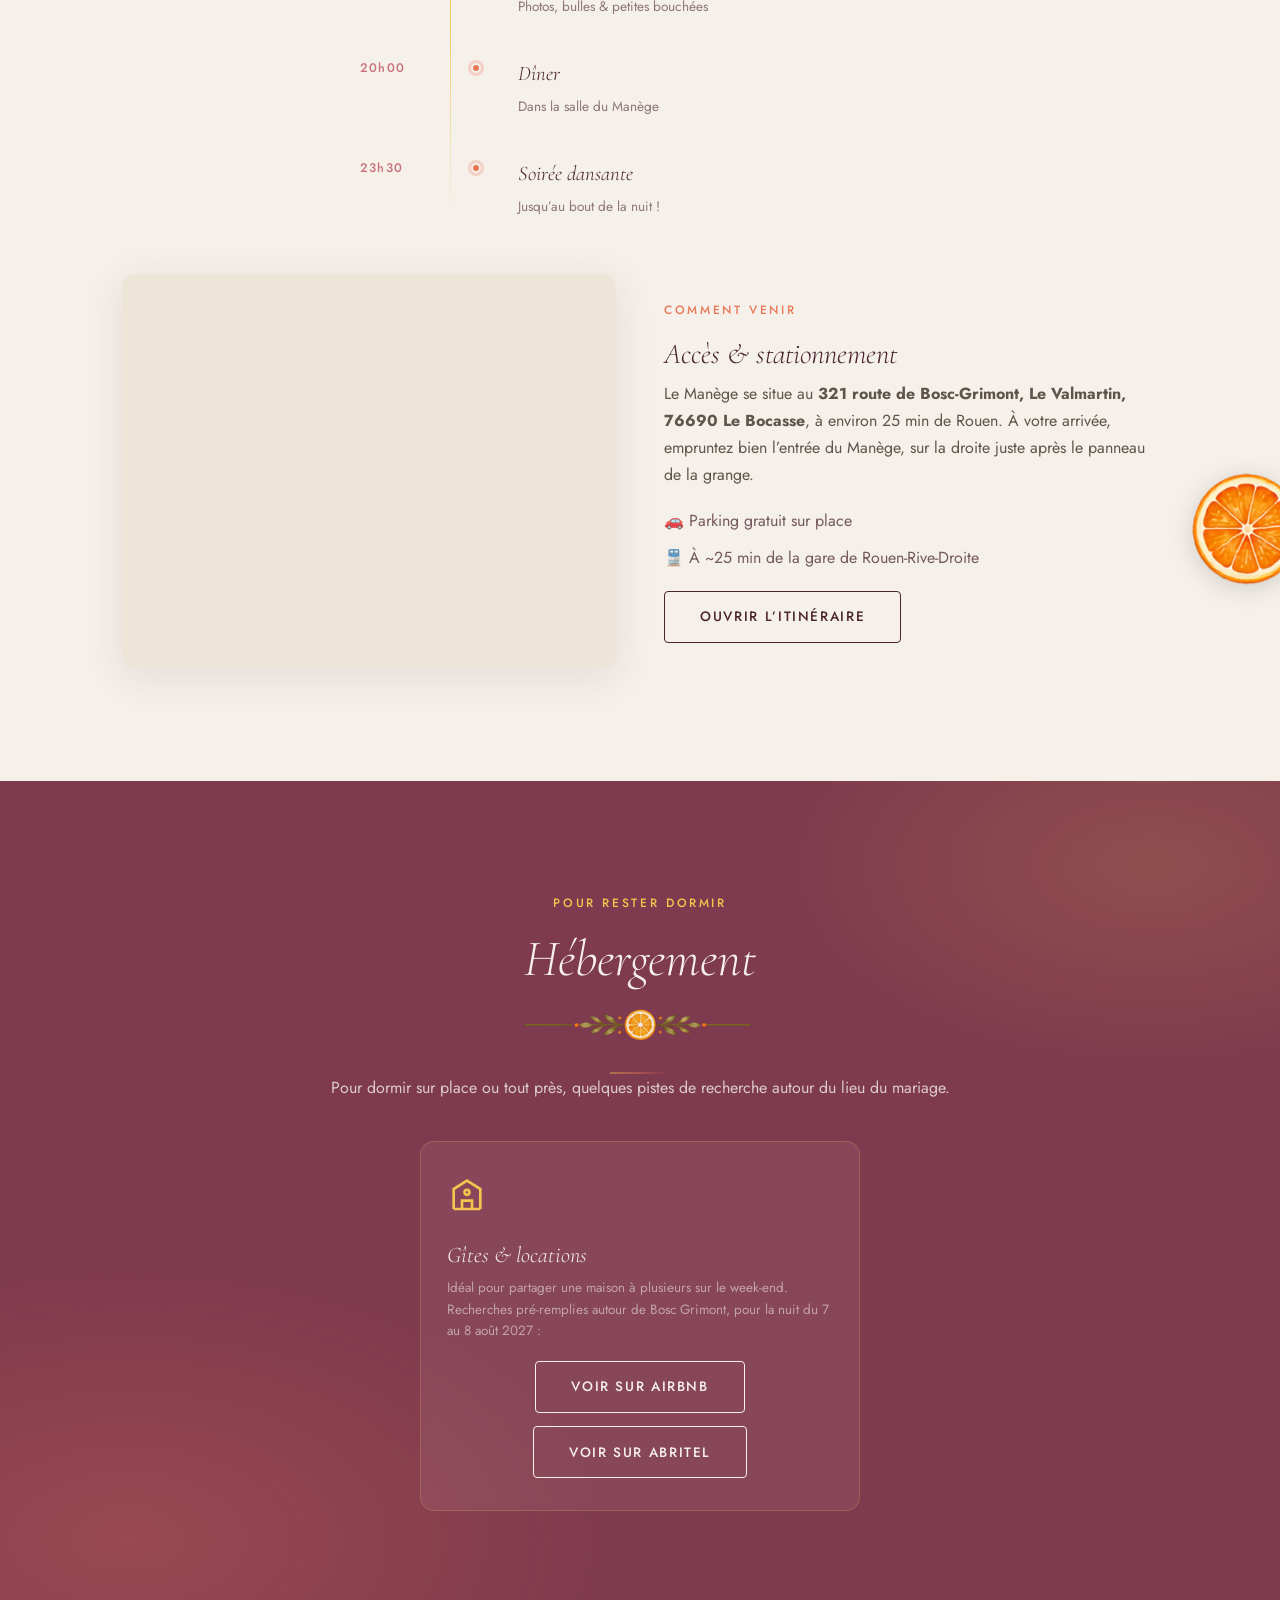
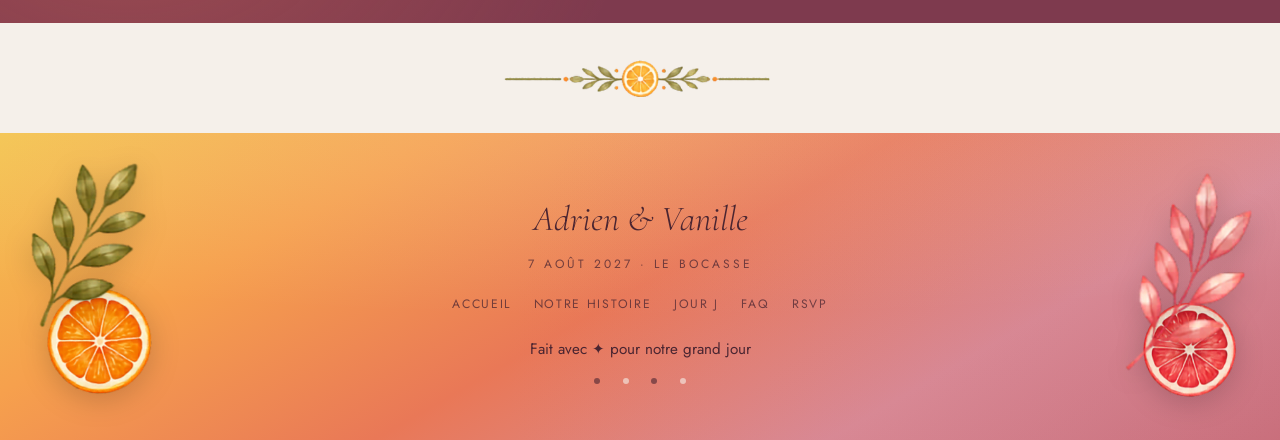
<file: Front/HTML/infos.html>
<!DOCTYPE html>
<html lang="fr">
<head>
  <meta charset="UTF-8">
  <meta name="viewport" content="width=device-width, initial-scale=1.0">
  <title>Le jour J — Adrien & Vanille</title>
  <meta name="description" content="Lieu, horaires, programme et hébergements pour le mariage d'Adrien & Vanille.">
  <link rel="icon" href="data:image/svg+xml,%3Csvg xmlns='http://www.w3.org/2000/svg' viewBox='0 0 32 32'%3E%3Ctext y='26' font-size='26'%3E%F0%9F%8D%8A%3C/text%3E%3C/svg%3E">
  <link rel="preconnect" href="https://fonts.googleapis.com">
  <link rel="preconnect" href="https://fonts.gstatic.com" crossorigin>
  <link href="https://fonts.googleapis.com/css2?family=Cormorant+Garamond:ital,wght@0,300;0,400;1,300;1,400;1,600&family=Jost:wght@300;400;500&display=swap" rel="stylesheet">
  <link rel="stylesheet" href="/Front/CSS/style.css">
</head>
<body>

  <nav class="nav" id="nav">
    <a class="nav__brand" href="/">Adrien <span class="amp">&amp;</span> Vanille</a>
    <ul class="nav__list">
      <li><a class="nav__link" href="/">Accueil</a></li>
      <li><a class="nav__link" href="/histoire">Notre histoire</a></li>
      <li><a class="nav__link active" href="/infos">Jour J</a></li>
      <li><a class="nav__link" href="/faq">FAQ</a></li>
      <li><a class="nav__link nav__cta" href="/rsvp">RSVP</a></li>
    </ul>
    <button class="nav__hamburger" id="hamburger" aria-label="Menu" aria-expanded="false"><span></span><span></span><span></span></button>
  </nav>
  <ul class="nav__mobile" id="nav-mobile">
    <li><a class="nav__link" href="/">Accueil</a></li>
    <li><a class="nav__link" href="/histoire">Notre histoire</a></li>
    <li><a class="nav__link" href="/infos">Jour J</a></li>
    <li><a class="nav__link" href="/faq">FAQ</a></li>
    <li><a class="nav__link" href="/rsvp">RSVP</a></li>
  </ul>

  <header class="pagehero">
    <div class="citrus-bg" aria-hidden="true">
      <div class="citrus citrus--1"></div><div class="citrus citrus--2"></div>
      <div class="citrus citrus--3"></div><div class="citrus citrus--4"></div><div class="citrus citrus--5"></div>
      <svg class="slice slice--a" viewBox="0 0 120 120" fill="none">
        <circle cx="60" cy="60" r="58" stroke="#F4C44E" stroke-width="2"/><circle cx="60" cy="60" r="40" stroke="#F4C44E" stroke-width="1.5" stroke-dasharray="4 4"/>
        <circle cx="60" cy="60" r="12" stroke="#F6A04D" stroke-width="2"/><line x1="60" y1="2" x2="60" y2="118" stroke="#F4C44E" stroke-width="1.5"/>
        <line x1="2" y1="60" x2="118" y2="60" stroke="#F4C44E" stroke-width="1.5"/>
      </svg>
      <svg class="slice slice--b" viewBox="0 0 100 100" fill="none">
        <circle cx="50" cy="50" r="48" stroke="#E97857" stroke-width="2"/><circle cx="50" cy="50" r="32" stroke="#E97857" stroke-width="1.5" stroke-dasharray="3 3"/>
        <circle cx="50" cy="50" r="10" stroke="#D98A96" stroke-width="2"/>
      </svg>
    </div>
    <div class="pagehero__inner">
      <span class="pagehero__eyebrow">Le grand jour</span>
      <h1 class="pagehero__title">Jour J</h1>
      <p class="pagehero__lead">Tout ce qu’il faut savoir pour nous rejoindre et profiter pleinement de la journée.</p>
    </div>
  </header>

  <!-- Cartes clés -->
  <section class="section details">
    <div class="container">
      <span class="section__eyebrow section__eyebrow--light">L'essentiel</span>
      <h2 class="section__title section__title--light">Les infos clés</h2>
      <img class="section-sep section-sep--light" src="/Backend/images/separateur.png" alt="" aria-hidden="true">
      <div class="cards">
        <div class="card reveal">
          <svg class="card__icon" viewBox="0 0 24 24" fill="none" stroke="currentColor" stroke-width="1.6"><rect x="3" y="4" width="18" height="18" rx="2"/><path d="M16 2v4M8 2v4M3 10h18"/></svg>
          <h3 class="card__title">La date</h3>
          <p class="card__body">Samedi 7 août 2027</p>
          <p class="card__sub">Cérémonie Laïque à 16h30.</p>
        </div>
        <div class="card reveal d1">
          <svg class="card__icon" viewBox="0 0 24 24" fill="none" stroke="currentColor" stroke-width="1.6"><path d="M12 2a7 7 0 0 0-7 7c0 5 7 13 7 13s7-8 7-13a7 7 0 0 0-7-7z"/><circle cx="12" cy="9" r="2.5"/></svg>
          <h3 class="card__title">Le lieu</h3>
          <p class="card__body">Bosc Grimont — Le Manège</p>
          <p class="card__sub">321 route de Bosc-Grimont · Le Valmartin · 76690 Le Bocasse</p>
        </div>
        <div class="card reveal d2">
          <svg class="card__icon" viewBox="0 0 24 24" fill="none" stroke="currentColor" stroke-width="1.6"><circle cx="12" cy="12" r="9"/><path d="M12 7v5l3 2"/></svg>
          <h3 class="card__title">Dress code</h3>
          <p class="card__body">Libre !</p>
          <p class="card__sub">Aucun dress code imposé — habillez-vous comme vous le sentez. Prévoyez une tenue légère pour la chaleur et de quoi danser !</p>
        </div>
      </div>
    </div>
  </section>

  <!-- Programme -->
  <section class="section programme">
    <img class="deco-png deco-prog-agrume-vert" data-speed="0.08" src="/Backend/images/agrume-vert.png" alt="" aria-hidden="true" loading="lazy">
    <img class="deco-png deco-prog-agrume-jaune" data-speed="0.08" src="/Backend/images/agrume-jaune.png" alt="" aria-hidden="true" loading="lazy">
    <img class="deco-png sway deco-prog-branche-verte" data-speed="0.06" src="/Backend/images/grande-branche-verte.png" alt="" aria-hidden="true" loading="lazy">
    <img class="deco-png sway deco-prog-branche-rose" data-speed="0.06" src="/Backend/images/grande-branche-rose.png" alt="" aria-hidden="true" loading="lazy">
    <img class="deco-png deco-prog-agrume-orange" data-speed="0.09" src="/Backend/images/agrume-orange.png" alt="" aria-hidden="true" loading="lazy">
    <div class="container">
      <span class="section__eyebrow">Heure par heure</span>
      <h2 class="section__title">Le déroulé de la journée</h2>
      <img class="section-sep" src="/Backend/images/separateur.png" alt="" aria-hidden="true">
      <div class="schedule">
        <div class="schedule__item reveal"><span class="schedule__time">14h30</span><div><p class="schedule__event">Mairie</p><p class="schedule__place">Mairie d'Auffay Val-de-Scie</p></div></div>
        <div class="schedule__item reveal"><span class="schedule__time">16h30</span><div><p class="schedule__event">Cérémonie</p><p class="schedule__place">Dans le jardin du Manège</p></div></div>
        <div class="schedule__item reveal"><span class="schedule__time">18h00</span><div><p class="schedule__event">Vin d’honneur</p><p class="schedule__place">Photos, bulles & petites bouchées</p></div></div>
        <div class="schedule__item reveal"><span class="schedule__time">20h00</span><div><p class="schedule__event">Dîner</p><p class="schedule__place">Dans la salle du Manège</p></div></div>
        <div class="schedule__item reveal"><span class="schedule__time">23h30</span><div><p class="schedule__event">Soirée dansante</p><p class="schedule__place">Jusqu’au bout de la nuit !</p></div></div>
      </div>

      <!-- Lieu / accès -->
      <div class="venue">
        <div class="venue__photo venue__map reveal">
          <iframe title="Carte — Le Manège, Bosc Grimont, Le Bocasse"
            src="https://maps.google.com/maps?q=321%20route%20de%20Bosc-Grimont%2C%20Le%20Valmartin%2C%2076690%20Le%20Bocasse%2C%20France&z=15&output=embed"
            loading="lazy" referrerpolicy="no-referrer-when-downgrade" allowfullscreen></iframe>
        </div>
        <div class="reveal d1">
          <span class="section__eyebrow" style="text-align:left">Comment venir</span>
          <h3 style="font-size:1.8rem;font-style:italic;margin-bottom:.6rem">Accès & stationnement</h3>
          <p style="color:rgba(44,34,21,.75)">Le Manège se situe au <strong>321 route de Bosc-Grimont, Le Valmartin, 76690 Le Bocasse</strong>, à environ 25 min de Rouen. À votre arrivée, empruntez bien l’entrée du Manège, sur la droite juste après le panneau de la grange.</p>
          <ul>
            <li>🚗 Parking gratuit sur place</li>
            <li>🚆 À ~25 min de la gare de Rouen-Rive-Droite</li>
          </ul>
          <a class="btn btn--dark" href="https://www.google.com/maps/search/321+route+de+Bosc-Grimont,+Le+Valmartin,+76690+Le+Bocasse,+France" target="_blank" rel="noopener">Ouvrir l’itinéraire</a>
        </div>
      </div>
    </div>
  </section>

  <!-- Hébergement -->
  <section class="section details">
    <div class="container">
      <span class="section__eyebrow section__eyebrow--light">Pour rester dormir</span>
      <h2 class="section__title section__title--light">Hébergement</h2>
      <img class="section-sep" src="/Backend/images/separateur.png" alt="" aria-hidden="true">
      <p class="section__lead section__lead--light">Pour dormir sur place ou tout près, quelques pistes de recherche autour du lieu du mariage.</p>
      <div class="cards" style="margin-top:2.5rem;grid-template-columns:1fr;max-width:440px;margin-left:auto;margin-right:auto">
        <div class="card reveal">
          <svg class="card__icon" viewBox="0 0 24 24" fill="none" stroke="currentColor" stroke-width="1.6"><path d="M4 21V9l8-5 8 5v12M4 21h16M9 21v-5h6v5"/><circle cx="12" cy="11" r="1.5"/></svg>
          <h3 class="card__title">Gîtes & locations</h3>
          <p class="card__sub">Idéal pour partager une maison à plusieurs sur le week-end. Recherches pré-remplies autour de Bosc Grimont, pour la nuit du 7 au 8 août 2027 :</p>
          <div style="display:flex;flex-wrap:wrap;justify-content:center;gap:.8rem;margin-top:1.2rem">
            <a class="btn btn--ghost" href="https://www.airbnb.fr/s/Bosc-Grimont--Le-Bocasse/homes?refinement_paths%5B%5D=%2Fhomes&place_id=ChIJk-LaPwXq4EcRWdydyoacJ1I&acp_id=t-g-ChIJk-LaPwXq4EcRWdydyoacJ1I&date_picker_type=calendar&checkin=2027-08-07&checkout=2027-08-08&search_type=filter_change&query=Bosc%20Grimont%2C%20Le%20Bocasse&flexible_trip_lengths%5B%5D=one_week&monthly_start_date=2026-08-01&monthly_length=3&monthly_end_date=2026-11-01&search_mode=regular_search&price_filter_input_type=2&price_filter_num_nights=1&channel=EXPLORE&ne_lat=49.663062151926454&ne_lng=1.1757749863482445&sw_lat=49.5405674104879&sw_lng=0.9177133059160951&zoom=11.823709644480816&zoom_level=11&search_by_map=true&room_types%5B%5D=Entire%20home%2Fapt&selected_filter_order%5B%5D=room_types%3AEntire%20home%2Fapt&update_selected_filters=false" target="_blank" rel="noopener">Voir sur Airbnb</a>
            <a class="btn btn--ghost" href="https://www.abritel.fr/search?destination=Le+Bocasse%2C+Seine-Maritime+%28d%C3%A9partement%29%2C+France&regionId=3000407088&latLong=49.604597%2C1.081134&startDate=2027-08-07&endDate=2027-08-08&adults=2&sort=RECOMMENDED" target="_blank" rel="noopener">Voir sur Abritel</a>
          </div>
        </div>
      </div>
    </div>
  </section>

    <div class="deco-separateur-wrap" aria-hidden="true">
    <img class="deco-separateur" src="/Backend/images/separateur.png" alt="">
  </div>

  <footer class="footer">
    <img class="deco-png deco-agrume-orange-footer-left" data-speed="0.06" src="/Backend/images/agrume-orange.png" alt="" aria-hidden="true" loading="lazy">
    <img class="deco-png deco-agrume-rose-footer-right" data-speed="0.05" src="/Backend/images/agrume-rose.png" alt="" aria-hidden="true" loading="lazy">
    <img class="deco-png sway deco-branche-footer-left" data-speed="0.08" src="/Backend/images/petite-branche-verte.png" alt="" aria-hidden="true" loading="lazy">
    <img class="deco-png sway deco-branche-footer-right" data-speed="0.07" src="/Backend/images/petite-branche-rose.png" alt="" aria-hidden="true" loading="lazy">
    <img class="deco-png deco-agrume-footer-mid" data-speed="0.05" src="/Backend/images/agrume-vert.png" alt="" aria-hidden="true" loading="lazy">
    <p class="footer__names">Adrien <span class="amp">&amp;</span> Vanille</p>
    <p class="footer__date">7 août 2027 · Le Bocasse</p>
    <nav class="footer__links">
      <a href="/">Accueil</a><a href="/histoire">Notre histoire</a>
      <a href="/infos">Jour J</a>
      <a href="/faq">FAQ</a><a href="/rsvp">RSVP</a>
    </nav>
    <p class="footer__love">Fait avec ✦ pour notre grand jour</p>
    <div class="footer__citrus" aria-hidden="true"><span></span><span></span><span></span><span></span></div>
  </footer>
  <script src="/Backend/js/script.js" defer></script>
</body>
</html>
</file>
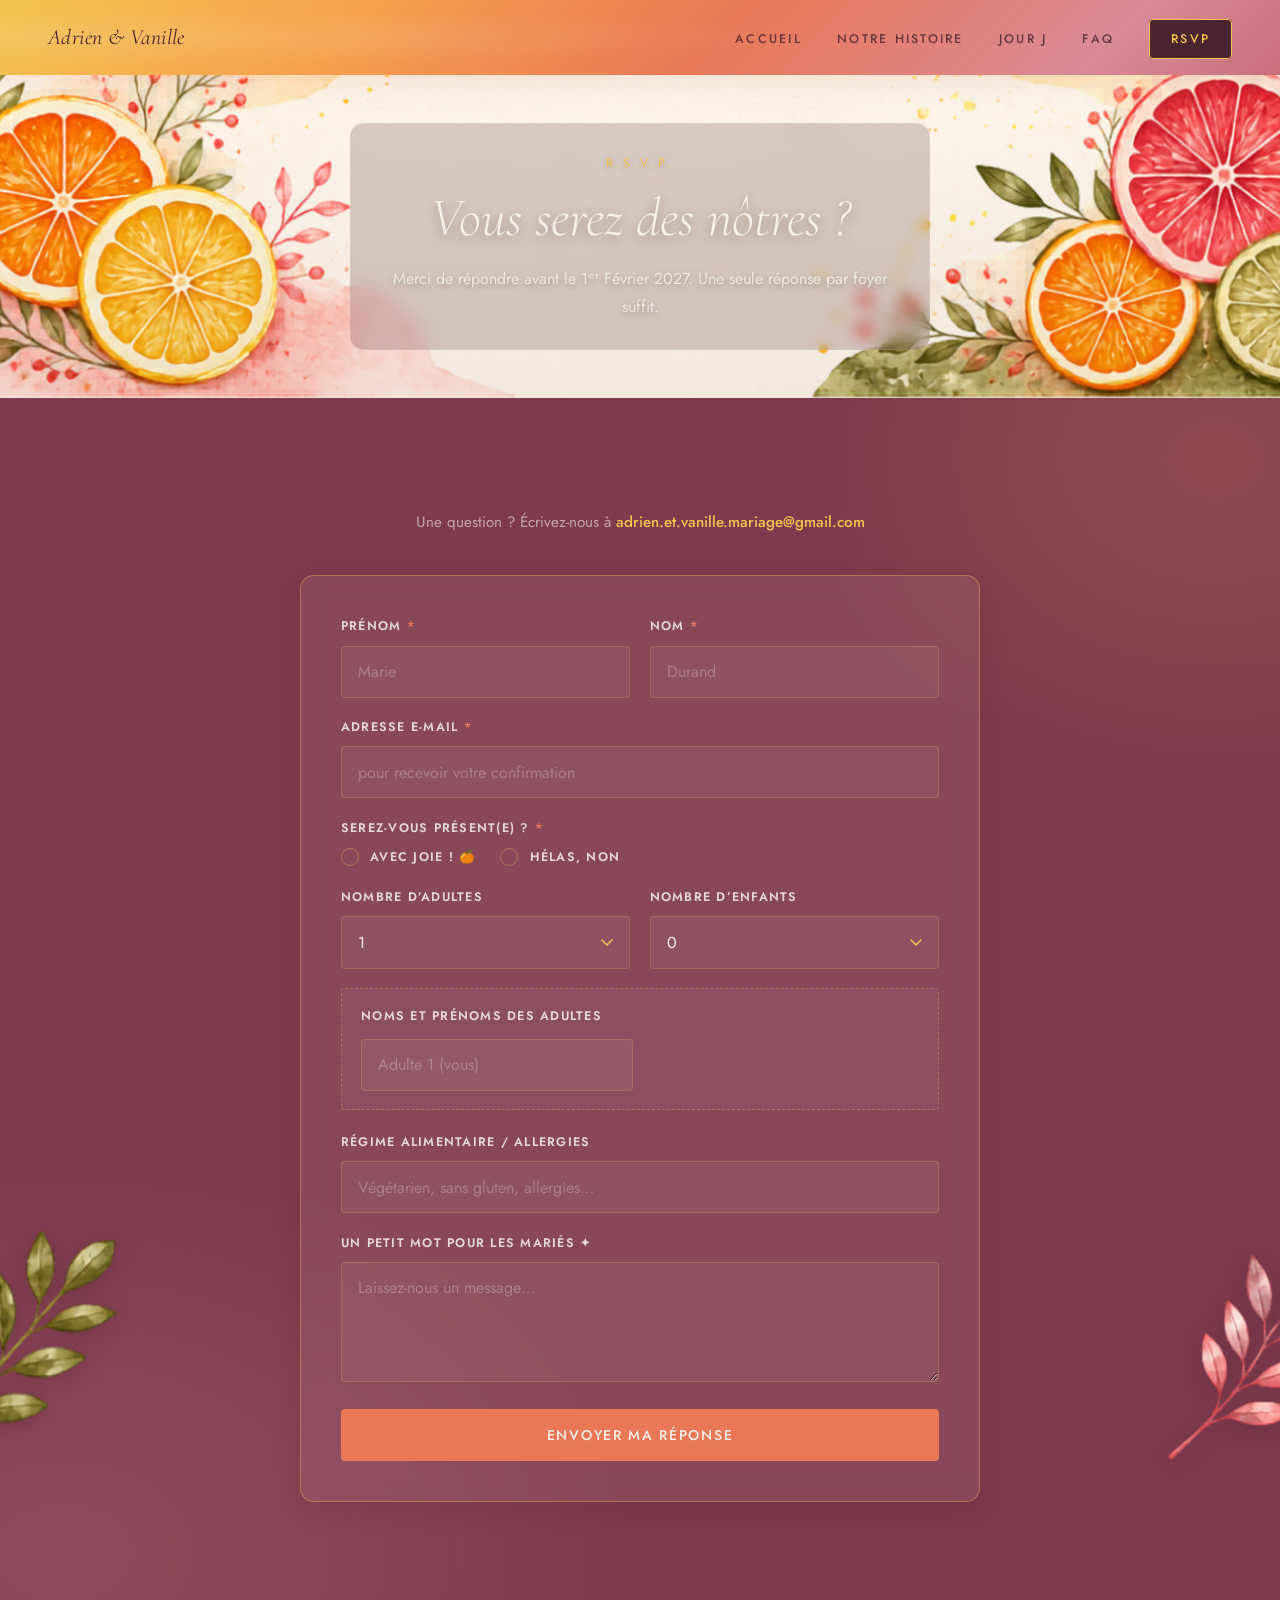
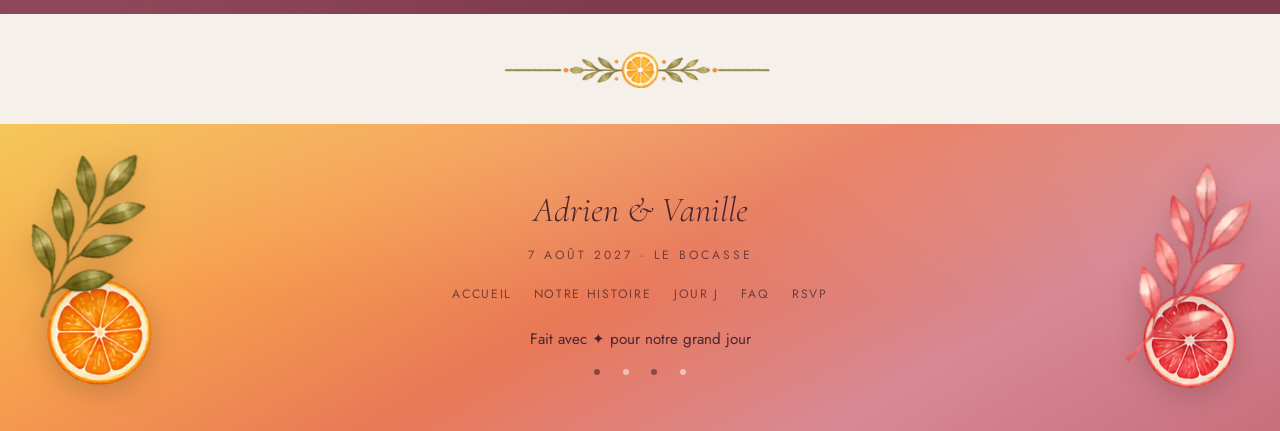
<file: Front/HTML/rsvp.html>
<!DOCTYPE html>
<html lang="fr">
<head>
  <meta charset="UTF-8">
  <meta name="viewport" content="width=device-width, initial-scale=1.0">
  <title>Confirmer ma présence — Adrien & Vanille</title>
  <meta name="description" content="Confirmez votre présence au mariage d'Adrien & Vanille avant le 1er Février 2027.">
  <link rel="icon" href="data:image/svg+xml,%3Csvg xmlns='http://www.w3.org/2000/svg' viewBox='0 0 32 32'%3E%3Ctext y='26' font-size='26'%3E%F0%9F%8D%8A%3C/text%3E%3C/svg%3E">
  <link rel="preconnect" href="https://fonts.googleapis.com">
  <link rel="preconnect" href="https://fonts.gstatic.com" crossorigin>
  <link href="https://fonts.googleapis.com/css2?family=Cormorant+Garamond:ital,wght@0,300;0,400;1,300;1,400;1,600&family=Jost:wght@300;400;500&display=swap" rel="stylesheet">
  <link rel="stylesheet" href="/Front/CSS/style.css">
</head>
<body>

  <nav class="nav" id="nav">
    <a class="nav__brand" href="/">Adrien <span class="amp">&amp;</span> Vanille</a>
    <ul class="nav__list">
      <li><a class="nav__link" href="/">Accueil</a></li>
      <li><a class="nav__link" href="/histoire">Notre histoire</a></li>
      <li><a class="nav__link" href="/infos">Jour J</a></li>
      <li><a class="nav__link" href="/faq">FAQ</a></li>
      <li><a class="nav__link nav__cta active" href="/rsvp">RSVP</a></li>
    </ul>
    <button class="nav__hamburger" id="hamburger" aria-label="Menu" aria-expanded="false"><span></span><span></span><span></span></button>
  </nav>
  <ul class="nav__mobile" id="nav-mobile">
    <li><a class="nav__link" href="/">Accueil</a></li>
    <li><a class="nav__link" href="/histoire">Notre histoire</a></li>
    <li><a class="nav__link" href="/infos">Jour J</a></li>
    <li><a class="nav__link" href="/faq">FAQ</a></li>
    <li><a class="nav__link" href="/rsvp">RSVP</a></li>
  </ul>

  <header class="pagehero">
    <div class="citrus-bg" aria-hidden="true">
      <div class="citrus citrus--1"></div><div class="citrus citrus--2"></div>
      <div class="citrus citrus--3"></div><div class="citrus citrus--4"></div><div class="citrus citrus--5"></div>
      <svg class="slice slice--a" viewBox="0 0 120 120" fill="none">
        <circle cx="60" cy="60" r="58" stroke="#F4C44E" stroke-width="2"/><circle cx="60" cy="60" r="40" stroke="#F4C44E" stroke-width="1.5" stroke-dasharray="4 4"/>
        <circle cx="60" cy="60" r="12" stroke="#F6A04D" stroke-width="2"/><line x1="60" y1="2" x2="60" y2="118" stroke="#F4C44E" stroke-width="1.5"/>
        <line x1="2" y1="60" x2="118" y2="60" stroke="#F4C44E" stroke-width="1.5"/>
      </svg>
      <svg class="slice slice--b" viewBox="0 0 100 100" fill="none">
        <circle cx="50" cy="50" r="48" stroke="#E97857" stroke-width="2"/><circle cx="50" cy="50" r="32" stroke="#E97857" stroke-width="1.5" stroke-dasharray="3 3"/>
        <circle cx="50" cy="50" r="10" stroke="#D98A96" stroke-width="2"/>
      </svg>
    </div>
    <div class="pagehero__inner">
      <span class="pagehero__eyebrow">R.S.V.P.</span>
      <h1 class="pagehero__title">Vous serez des nôtres ?</h1>
      <p class="pagehero__lead">Merci de répondre avant le 1ᵉʳ Février 2027. Une seule réponse par foyer suffit.</p>
    </div>
  </header>

  <section class="section rsvp-section">
    <img class="deco-png sway deco-branche-verte-rsvp-left" data-speed="0.05" src="/Backend/images/grande-branche-verte.png" alt="" aria-hidden="true" loading="lazy">
    <img class="deco-png sway deco-branche-rose-rsvp-right" data-speed="0.06" src="/Backend/images/grande-branche-rose.png" alt="" aria-hidden="true" loading="lazy">
    <div class="container">
      <p class="rsvp-hint">Une question ? Écrivez-nous à <strong>adrien.et.vanille.mariage@gmail.com</strong></p>

      <div class="form-wrapper">
        <div class="form-msg"></div>

        <!-- Envoyé en JSON à /api/rsvp (fonction serverless Vercel) ; honeypot anti-spam -->
        <form name="rsvp" method="POST">
          <p class="hp"><label>Ne pas remplir : <input name="bot-field"></label></p>

          <div class="form-row">
            <div class="form-group">
              <label for="prenom">Prénom <span class="req">*</span></label>
              <input type="text" id="prenom" name="prenom" placeholder="Marie" maxlength="200" required>
            </div>
            <div class="form-group">
              <label for="nom">Nom <span class="req">*</span></label>
              <input type="text" id="nom" name="nom" placeholder="Durand" maxlength="200" required>
            </div>
          </div>

          <div class="form-group">
            <label for="email">Adresse e-mail <span class="req">*</span></label>
            <input type="email" id="email" name="email" placeholder="pour recevoir votre confirmation" maxlength="200" required>
          </div>

          <div class="form-group">
            <label>Serez-vous présent(e) ? <span class="req">*</span></label>
            <div class="radio-group">
              <label class="radio-label"><input type="radio" name="presence" value="Présent(e)" required><span class="radio-custom"></span>Avec joie ! 🍊</label>
              <label class="radio-label"><input type="radio" name="presence" value="Absent(e)"><span class="radio-custom"></span>Hélas, non</label>
            </div>
          </div>

          <div class="form-row">
            <div class="form-group">
              <label for="adultes">Nombre d’adultes</label>
              <select id="adultes" name="adultes"><option>1</option><option>2</option><option>3</option><option>4</option><option>5</option><option>6</option></select>
            </div>
            <div class="form-group">
              <label for="enfants">Nombre d’enfants</label>
              <select id="enfants" name="enfants"><option>0</option><option>1</option><option>2</option><option>3</option><option>4</option></select>
            </div>
          </div>

          <!-- Noms des invités (affichés selon les nombres choisis) -->
          <div class="guest-block" id="adultes-names">
            <label class="guest-block__label">Noms et prénoms des adultes</label>
            <div class="guest-fields">
              <input type="text" name="adulte_1" data-idx="1" placeholder="Adulte 1 (vous)" maxlength="200">
              <input type="text" name="adulte_2" data-idx="2" placeholder="Adulte 2" maxlength="200">
              <input type="text" name="adulte_3" data-idx="3" placeholder="Adulte 3" maxlength="200">
              <input type="text" name="adulte_4" data-idx="4" placeholder="Adulte 4" maxlength="200">
              <input type="text" name="adulte_5" data-idx="5" placeholder="Adulte 5" maxlength="200">
              <input type="text" name="adulte_5" data-idx="6" placeholder="Adulte 6" maxlength="200">

            </div>
          </div>
          <div class="guest-block" id="enfants-names" hidden>
            <label class="guest-block__label">Noms des enfants</label>
            <div class="guest-fields">
              <input type="text" name="enfant_1" data-idx="1" placeholder="Enfant 1" maxlength="200">
              <input type="text" name="enfant_2" data-idx="2" placeholder="Enfant 2" maxlength="200">
              <input type="text" name="enfant_3" data-idx="3" placeholder="Enfant 3" maxlength="200">
              <input type="text" name="enfant_4" data-idx="4" placeholder="Enfant 4" maxlength="200">
            </div>
          </div>

          <div class="form-group">
            <label for="regime">Régime alimentaire / allergies</label>
            <input type="text" id="regime" name="regime" placeholder="Végétarien, sans gluten, allergies…" maxlength="200">
          </div>

          <div class="form-group">
            <label for="message">Un petit mot pour les mariés ✦</label>
            <textarea id="message" name="message" placeholder="Laissez-nous un message…" maxlength="2000"></textarea>
          </div>

          <button type="submit" class="btn btn--primary" id="submit-btn">Envoyer ma réponse</button>
        </form>

        <div class="form-success">
          <div class="badge"><svg viewBox="0 0 24 24" fill="none" stroke="currentColor" stroke-width="2.2"><path d="m5 13 4 4L19 7"/></svg></div>
          <h3>Merci infiniment !</h3>
          <p>Votre réponse est bien enregistrée. Vous recevrez un e-mail de confirmation, et nous avons hâte de partager ce moment avec vous.</p>
          <a class="btn btn--ghost" href="/" style="margin-top:1.6rem">Retour à l’accueil</a>
        </div>
      </div>
    </div>
  </section>

    <div class="deco-separateur-wrap" aria-hidden="true">
    <img class="deco-separateur" src="/Backend/images/separateur.png" alt="">
  </div>

  <footer class="footer">
    <img class="deco-png deco-agrume-orange-footer-left" data-speed="0.06" src="/Backend/images/agrume-orange.png" alt="" aria-hidden="true" loading="lazy">
    <img class="deco-png deco-agrume-rose-footer-right" data-speed="0.05" src="/Backend/images/agrume-rose.png" alt="" aria-hidden="true" loading="lazy">
    <img class="deco-png sway deco-branche-footer-left" data-speed="0.08" src="/Backend/images/petite-branche-verte.png" alt="" aria-hidden="true" loading="lazy">
    <img class="deco-png sway deco-branche-footer-right" data-speed="0.07" src="/Backend/images/petite-branche-rose.png" alt="" aria-hidden="true" loading="lazy">
    <img class="deco-png deco-agrume-footer-mid" data-speed="0.05" src="/Backend/images/agrume-vert.png" alt="" aria-hidden="true" loading="lazy">
    <p class="footer__names">Adrien <span class="amp">&amp;</span> Vanille</p>
    <p class="footer__date">7 août 2027 · Le Bocasse</p>
    <nav class="footer__links">
      <a href="/">Accueil</a><a href="/histoire">Notre histoire</a>
      <a href="/infos">Jour J</a>
      <a href="/faq">FAQ</a><a href="/rsvp">RSVP</a>
    </nav>
    <p class="footer__love">Fait avec ✦ pour notre grand jour</p>
    <div class="footer__citrus" aria-hidden="true"><span></span><span></span><span></span><span></span></div>
  </footer>
  <script src="/Backend/js/script.js" defer></script>
</body>
</html>
</file>
<file: Front/CSS/style.css>
/* =========================================================
   ADRIEN & VANILLE — Été chic agrumes
   Cormorant Garamond (display) · Jost (texte)
   Palette : crème / or / orange / corail / rose / olive
   ========================================================= */

/* Placement des PNG décorateurs (doit être importé avant toute règle) */
@import url('placement-png-decorateurs.css');

:root{
  --creme:#F5F0EA;
  --creme-dark:#EDE5D8;
  --gold:#F4C44E;
  --gold-dark:#D4A030;
  --orange:#F6A04D;
  --coral:#E97857;
  --coral-dark:#D05E44;
  --rose:#D98A96;
  --rose-dark:#C96F7C;
  --berry-deep:#7E3A4E;   /* baie foncée (voiles, sections sombres) */
  --dark:#4A2531;         /* encre aubergine (famille baie) — texte */

  --font-display:'Cormorant Garamond', Georgia, serif;
  --font-body:'Jost', 'Helvetica Neue', sans-serif;

  --nav-h:84px;          /* hauteur réservée pour la nav fixe */
  --radius:4px;
  --radius-lg:14px;
  --shadow:0 8px 40px rgba(74,37,49,.1);
  --shadow-lg:0 20px 60px rgba(74,37,49,.16);
  --transition:0.3s cubic-bezier(0.4,0,0.2,1);
  --maxw:1100px;
}

*,*::before,*::after{box-sizing:border-box;margin:0;padding:0}
html{scroll-behavior:smooth;font-size:16px;overflow-x:hidden;max-width:100%}
body{font-family:var(--font-body);background:var(--creme);color:var(--dark);line-height:1.7;overflow-x:hidden}
img,iframe{max-width:100%;display:block}
a{color:inherit;text-decoration:none}
button{cursor:pointer;border:none;background:none;font-family:inherit}
input,select,textarea{font-family:var(--font-body);font-size:1rem;outline:none}
ul{list-style:none}
:focus-visible{outline:2px solid var(--coral);outline-offset:3px;border-radius:var(--radius)}
h1,h2,h3{font-family:var(--font-display);font-weight:300;line-height:1.15}

.container{width:100%;max-width:var(--maxw);margin:0 auto;padding:0 2rem}
.container--narrow{max-width:780px}

/* ── Boutons ── */
.btn{display:inline-flex;align-items:center;gap:.5rem;padding:.85rem 2.2rem;border-radius:var(--radius);
  font-family:var(--font-body);font-size:.85rem;font-weight:500;letter-spacing:.12em;text-transform:uppercase;transition:var(--transition)}
.btn--primary{background:var(--coral);color:var(--creme)}
.btn--primary:hover{background:var(--coral-dark);transform:translateY(-1px);box-shadow:0 6px 20px rgba(233,120,87,.4)}
.btn--ghost{border:1.5px solid currentColor;color:var(--creme)}
.btn--ghost:hover{background:rgba(255,255,255,.12);transform:translateY(-1px)}
.btn--dark{border:1.5px solid var(--dark);color:var(--dark)}
.btn--dark:hover{background:var(--dark);color:var(--creme)}
.btn[disabled]{opacity:.6;pointer-events:none}

/* ── Sections ── */
.section{padding:7rem 0;position:relative;background:var(--creme)}
.section.intro{background:linear-gradient(135deg, var(--creme) 0%, rgba(244,196,78,.04) 50%, var(--creme) 100%)}
.section.quicklinks{background:linear-gradient(180deg, var(--creme) 0%, rgba(246,160,77,.03) 50%, rgba(217,138,150,.02) 100%)}
.section__eyebrow{display:block;font-size:.75rem;font-weight:500;letter-spacing:.22em;text-transform:uppercase;color:var(--coral);text-align:center;margin-bottom:1rem;animation:fadeInUp .6s ease-out}
.section__eyebrow--light{color:var(--gold)}
.section__title{font-size:clamp(2rem,5vw,3.2rem);font-style:italic;text-align:center;color:var(--dark);animation:titleSlideIn .9s ease-out}
.section__title--light{color:var(--creme)}
.section__lead{text-align:center;max-width:620px;margin:1.2rem auto 0;color:rgba(74,37,49,.75);animation:fadeInUp .8s ease-out .15s both}
.section__lead--light{color:rgba(245,240,234,.8)}
.center{text-align:center}

.divider{display:flex;align-items:center;justify-content:center;gap:1rem;margin:1.5rem 0 3rem;color:var(--gold);font-size:1.2rem;animation:fadeInUp .7s ease-out .2s both}
.divider::before,.divider::after{content:'';flex:1;height:2px;max-width:120px;background:linear-gradient(90deg, var(--gold), var(--coral), transparent);opacity:.5}
.divider--light{color:var(--creme)}
.divider--light::before,.divider--light::after{background:linear-gradient(90deg, rgba(245,240,234,.6), transparent);opacity:1}

/* =========================================================
   NAVIGATION (commune à toutes les pages)
   ========================================================= */
.nav{position:fixed;top:0;left:0;right:0;z-index:50;padding:1.2rem 3rem;overflow:hidden;
  display:flex;align-items:center;justify-content:space-between;transition:var(--transition);
  background:linear-gradient(135deg, var(--gold) 0%, var(--orange) 28%, var(--coral) 56%, var(--rose) 85%, var(--rose-dark) 100%);
  box-shadow:0 4px 20px rgba(233,120,87,.15)}
.nav::before{content:'';position:absolute;inset:0;background:radial-gradient(ellipse 120% 80% at 10% 50%, rgba(245,240,234,.12) 0%, transparent 45%);pointer-events:none;z-index:-1}
.nav.scrolled{box-shadow:0 12px 40px rgba(233,120,87,.25);padding-top:.9rem;padding-bottom:.9rem}
.nav__brand{font-family:var(--font-display);font-style:italic;font-size:1.35rem;color:var(--dark);letter-spacing:.02em;position:relative;z-index:2}
.nav__brand .amp{color:var(--dark)}
.nav__list{display:flex;gap:2.2rem;position:relative;z-index:2}
.nav__link{font-size:.78rem;font-weight:500;letter-spacing:.18em;text-transform:uppercase;color:rgba(74,37,49,.8);transition:color var(--transition),text-shadow var(--transition);position:relative}
.nav__link:hover,.nav__link.active{color:var(--dark);text-shadow:0 2px 8px rgba(74,37,49,.15)}
.nav__cta{background:var(--dark);border:1.5px solid var(--dark);color:var(--gold);padding:.6rem 1.3rem;border-radius:var(--radius);font-weight:500;transition:all var(--transition)}
.nav__cta:hover{background:transparent;border-color:var(--dark);color:var(--dark);transform:scale(1.05)}
/* Le CTA garde toujours son texte doré, même sur la page active (corrige le texte invisible) */
.nav__cta.active,.nav__link.active.nav__cta{background:var(--dark);color:var(--gold);border-color:var(--gold);text-shadow:none}
.nav__cta.active:hover{background:transparent;color:var(--dark);border-color:var(--dark)}

.nav__hamburger{display:none;flex-direction:column;gap:5px;padding:.5rem;z-index:60}
.nav__hamburger span{display:block;width:24px;height:1.6px;background:var(--dark);transition:var(--transition)}
.nav__hamburger.open span:nth-child(1){transform:translateY(6.6px) rotate(45deg)}
.nav__hamburger.open span:nth-child(2){opacity:0}
.nav__hamburger.open span:nth-child(3){transform:translateY(-6.6px) rotate(-45deg)}
.nav__mobile{display:none;position:fixed;inset:0;background:linear-gradient(150deg,var(--orange) 0%,var(--coral) 40%,var(--rose) 72%,var(--berry-deep) 100%);z-index:55;
  flex-direction:column;align-items:center;justify-content:center;gap:2.2rem}
.nav__mobile.open{display:flex}
.nav__mobile .nav__link{font-size:1.05rem;letter-spacing:.25em;color:var(--dark)}
.nav__mobile .nav__link:hover{color:var(--creme)}

@media(max-width:860px){
  .nav{padding:1.1rem 1.4rem}
  .nav__list{display:none}
  .nav__hamburger{display:flex}
}

/* =========================================================
   AGRUMES FLOTTANTS (décor des bandeaux sombres)
   ========================================================= */
.citrus-bg{position:absolute;inset:0;z-index:1;pointer-events:none;overflow:hidden}
.citrus{position:absolute;border-radius:50%;opacity:.09;filter:blur(.5px)}
.citrus--1{width:420px;height:420px;top:-130px;right:-90px;background:var(--gold);animation:floatC 9s ease-in-out infinite}
.citrus--2{width:320px;height:320px;bottom:-80px;left:-80px;background:var(--orange);animation:floatC 12s ease-in-out infinite 2s}
.citrus--3{width:220px;height:220px;top:22%;right:9%;background:var(--coral);animation:floatC 10s ease-in-out infinite 1s}
.citrus--4{width:180px;height:180px;bottom:24%;right:24%;background:var(--rose);animation:floatC 8s ease-in-out infinite 3s}
.citrus--5{width:270px;height:270px;top:55%;left:13%;background:var(--gold);animation:floatC 11s ease-in-out infinite 1.5s}
.citrus--6{width:160px;height:160px;top:8%;left:22%;background:var(--orange);animation:floatC 13s ease-in-out infinite 2.3s}
.citrus--7{width:200px;height:200px;bottom:12%;right:15%;background:var(--coral);animation:floatC 10.5s ease-in-out infinite .8s}
.citrus--8{width:140px;height:140px;top:45%;right:6%;background:var(--rose);animation:floatC 9s ease-in-out infinite 2.8s}
.slice{position:absolute;z-index:2;pointer-events:none}
.slice--a{top:14%;left:5%;width:130px;opacity:.14;animation:floatC 14s ease-in-out infinite .5s}
.slice--b{bottom:16%;right:6%;width:95px;opacity:.12;animation:floatC 11s ease-in-out infinite 2.5s}
.slice--c{top:60%;right:3%;width:110px;opacity:.11;animation:floatC 12.5s ease-in-out infinite 1.2s}
.slice--d{bottom:35%;left:2%;width:85px;opacity:.1;animation:floatC 13s ease-in-out infinite 3s}
@keyframes floatC{0%,100%{transform:translateY(0) rotate(0)}50%{transform:translateY(-14px) rotate(3deg)}}

/* =========================================================
   HERO (accueil) + bandeau de page (pages internes)
   ========================================================= */
.hero{position:relative;min-height:420px;display:flex;flex-direction:column;align-items:center;justify-content:center;overflow:hidden;text-align:center;
  background-color:#FCF4E8;
  background-image:url('../../Backend/images/bandeau.png');
  background-repeat:no-repeat;
  background-size:100% auto;
  background-position:center bottom;
  background-origin:border-box;
  padding-top:calc(var(--nav-h) + 10px);padding-bottom:0}
.hero__photo,.pagehero__photo{display:none}
/* Voile très léger et uniforme pour la lisibilité (plus de "cercle") */
.hero::after,.pagehero::after{content:'';position:absolute;inset:0;z-index:2;pointer-events:none;
  background:linear-gradient(180deg,rgba(74,37,49,.04) 0%,rgba(74,37,49,0) 30%,rgba(74,37,49,.06) 100%)}
.hero .citrus-bg,.pagehero .citrus-bg{z-index:3;display:none}
.hero__content{position:relative;z-index:5;color:var(--creme);display:flex;flex-direction:column;align-items:center;gap:.5rem;padding:1.4rem 1.6rem;animation:heroIn 1.4s ease both;background:linear-gradient(160deg,rgba(126,58,78,.34) 0%,rgba(74,37,49,.30) 100%);backdrop-filter:blur(12px);border-radius:var(--radius-lg);border:1.5px solid rgba(245,240,234,.28);max-width:400px;box-shadow:0 18px 50px rgba(74,37,49,.30)}
.hero__eyebrow{font-size:.88rem;letter-spacing:.28em;text-transform:uppercase;color:var(--gold);animation:heroIn 1.4s ease .2s both;text-shadow:0 2px 8px rgba(0,0,0,.3)}
.hero__names{display:flex;flex-direction:column;align-items:center;gap:.1rem;animation:heroIn 1.4s ease .4s both}
.hero__name{font-family:var(--font-display);font-size:clamp(2.6rem,7vw,4.6rem);font-style:italic;font-weight:300;line-height:1;color:var(--creme);letter-spacing:-.01em;text-shadow:0 4px 16px rgba(0,0,0,.4)}
.hero__amp{font-family:var(--font-display);font-size:clamp(1.3rem,3.4vw,2rem);font-style:italic;color:var(--gold);margin:-.2rem 0;text-shadow:0 2px 6px rgba(0,0,0,.3)}
.hero__location{font-size:.95rem;font-weight:300;letter-spacing:.12em;color:rgba(245,240,234,.9);animation:heroIn 1.4s ease .6s both;text-shadow:0 2px 6px rgba(0,0,0,.3)}
.hero__content .btn{margin-top:.8rem;animation:heroIn 1.4s ease .8s both}
@keyframes heroIn{from{opacity:0;transform:translateY(30px)}to{opacity:1;transform:translateY(0)}}
.hero__scroll{position:absolute;bottom:2.4rem;left:50%;transform:translateX(-50%);z-index:5}
.hero__scroll span{display:block;width:1px;height:60px;margin:0 auto;background:linear-gradient(to bottom,transparent,rgba(244,196,78,.6));animation:scrollLine 2s ease-in-out infinite;box-shadow:0 0 12px rgba(244,196,78,.4)}
@keyframes scrollLine{0%,100%{opacity:0;transform:scaleY(0);transform-origin:top}50%{opacity:1;transform:scaleY(1)}}

@media(max-width:600px){
  .hero{min-height:360px;padding-top:calc(var(--nav-h) + 8px)}
  .hero__content{padding:1.1rem 1rem;max-width:82vw;gap:.4rem}
  .hero__name{font-size:clamp(2rem,11vw,3.4rem)}
  .hero__scroll{bottom:1.4rem}
}

/* Bandeau de page (interne) */
.pagehero{position:relative;overflow:hidden;text-align:center;padding:calc(var(--nav-h) + 3rem) 2rem 3rem;color:var(--creme);
  background-color:#FCF4E8;
  background-image:url('../../Backend/images/bandeau.png');
  background-repeat:no-repeat;
  background-size:cover;
  background-position:center}
.pagehero__photo{display:none}
.pagehero__inner{position:relative;z-index:5;background:rgba(74,37,49,.2);backdrop-filter:blur(8px);padding:1.8rem 1.6rem;border-radius:var(--radius-lg);border:1px solid rgba(245,240,234,.12);max-width:580px;margin:0 auto}
.pagehero__eyebrow{font-size:.78rem;letter-spacing:.26em;text-transform:uppercase;color:var(--gold);margin-bottom:.8rem;display:block;text-shadow:0 2px 6px rgba(0,0,0,.25)}
.pagehero__title{font-size:clamp(2rem,6vw,3.4rem);font-style:italic;color:var(--creme);text-shadow:0 3px 12px rgba(0,0,0,.35)}
.pagehero__lead{max-width:560px;margin:1rem auto 0;color:rgba(245,240,234,.85);font-size:1rem;text-shadow:0 2px 6px rgba(0,0,0,.25)}

@media(max-width:600px){
  .pagehero{padding:calc(var(--nav-h) + 1.6rem) 1.1rem 2.2rem}
  .pagehero__inner{padding:1.3rem 1.1rem}
  .pagehero__title{font-size:clamp(1.7rem,9vw,3rem)}
  .pagehero__lead{font-size:.92rem}
}

/* =========================================================
   COMPTE À REBOURS
   ========================================================= */
.countdown-section{background:var(--creme-dark);padding:3rem 0;border-top:1px solid rgba(201,111,124,.15);border-bottom:1px solid rgba(201,111,124,.15)}
.countdown{display:flex;align-items:center;justify-content:center;gap:2.5rem;flex-wrap:wrap}
.countdown__unit{text-align:center;min-width:64px}
.countdown__num{display:block;font-family:var(--font-display);font-size:clamp(2.5rem,6vw,4rem);font-weight:300;font-style:italic;color:var(--coral);line-height:1}
.countdown__label{font-size:.7rem;letter-spacing:.22em;text-transform:uppercase;color:var(--dark)}
.countdown__sep{font-family:var(--font-display);font-size:2rem;color:var(--gold);opacity:.5}

/* =========================================================
   INTRO ACCUEIL
   ========================================================= */
.intro{background:var(--creme)}
.intro__grid{display:grid;grid-template-columns:1fr 1fr;gap:4rem;align-items:center}
.intro__photo{aspect-ratio:4/5;border-radius:var(--radius-lg);overflow:hidden;background:var(--creme-dark);box-shadow:var(--shadow)}
.intro__photo img{width:100%;height:100%;object-fit:cover}
.intro__text p{margin-bottom:1rem;color:rgba(74,37,49,.78)}
@media(max-width:768px){.intro__grid{grid-template-columns:1fr;gap:2.2rem}.intro__photo{order:-1;max-width:360px;margin:0 auto}}

/* Cartes d'accès rapide (accueil) */
.quicklinks{background:linear-gradient(135deg, rgba(244,196,78,.08) 0%, rgba(246,160,77,.04) 50%, var(--creme-dark) 100%)}
.quicklinks__grid{display:grid;grid-template-columns:repeat(auto-fit,minmax(220px,1fr));gap:1.4rem;margin-top:2rem}
.quicklink{position:relative;display:block;border-radius:var(--radius-lg);overflow:hidden;min-height:280px;color:var(--creme);
  display:flex;flex-direction:column;justify-content:flex-end;padding:1.8rem;transition:all .5s cubic-bezier(.2,.8,.2,1);box-shadow:0 10px 30px rgba(233,120,87,.15);border:1.5px solid rgba(244,196,78,.2)}
.quicklink::before{content:'';position:absolute;inset:0;background:linear-gradient(135deg,var(--orange) 0%,var(--coral) 50%,var(--rose) 100%);opacity:1;transition:opacity .5s;z-index:0}
.quicklink--coral::before{background:linear-gradient(135deg,var(--coral) 0%,var(--rose) 50%,var(--berry-deep) 100%)}
.quicklink--gold::before{background:linear-gradient(135deg,var(--gold) 0%,var(--orange) 50%,var(--coral) 100%)}
.quicklink img{position:absolute;inset:0;width:100%;height:100%;object-fit:cover;z-index:1;transition:transform .6s ease}
.quicklink::after{content:'';position:absolute;inset:0;z-index:2;background:linear-gradient(180deg,rgba(74,37,49,.15) 0%,rgba(74,37,49,.25) 40%,rgba(74,37,49,.88) 100%)}
.quicklink>*{position:relative;z-index:3}
.quicklink:hover{transform:translateY(-8px) scale(1.02);box-shadow:0 20px 50px rgba(233,120,87,.3);border-color:rgba(244,196,78,.4)}
.quicklink:hover img{transform:scale(1.08)}
.quicklink:hover::before{opacity:1}
.quicklink h3{font-style:italic;font-size:1.55rem;color:var(--creme);transition:text-shadow .3s}
.quicklink:hover h3{text-shadow:0 4px 12px rgba(233,120,87,.4)}
.quicklink span{font-size:.72rem;letter-spacing:.18em;text-transform:uppercase;color:var(--gold);margin-top:.5rem;font-weight:500;transition:color .3s}
.quicklink:hover span{color:#F5F0EA}

/* =========================================================
   NOTRE HISTOIRE — timeline
   ========================================================= */
.story{background:var(--creme)}
.timeline{display:flex;flex-direction:column;gap:3rem;margin-top:1rem;max-width:780px;margin-inline:auto}
.timeline__item{display:grid;grid-template-columns:140px 1fr;gap:1.6rem;align-items:start}
.timeline__date{font-size:.78rem;letter-spacing:.12em;text-transform:uppercase;color:var(--rose-dark);padding-top:.4rem;text-align:right;font-weight:500}
.timeline__event{font-family:var(--font-display);font-size:1.6rem;font-style:italic;font-weight:300;color:var(--dark);margin-bottom:.4rem}
.timeline__text{font-size:.95rem;color:rgba(74,37,49,.75);line-height:1.8}
.timeline__media{margin-top:1rem;border-radius:var(--radius-lg);overflow:hidden;aspect-ratio:4/3;background:var(--creme-dark)}
.timeline__media img{width:100%;height:100%;object-fit:contain;transition:transform .5s}
.timeline__media:hover img{transform:scale(1.04)}
@media(max-width:768px){.timeline__item{grid-template-columns:1fr;gap:.4rem}.timeline__date{text-align:left}}

/* =========================================================
   JOUR J — cartes (fond olive sombre)
   ========================================================= */
.details{background:var(--berry-deep);overflow:hidden}
.details::before{content:'';position:absolute;inset:0;pointer-events:none;
  background:
    radial-gradient(ellipse 70% 60% at 10% 90%,rgba(233,120,87,.25) 0%,transparent 55%),
    radial-gradient(ellipse 60% 50% at 90% 10%,rgba(244,196,78,.15) 0%,transparent 50%)}
.details>.container{position:relative;z-index:2}
.cards{display:grid;grid-template-columns:repeat(auto-fit,minmax(240px,1fr));gap:1.5rem;margin-top:.5rem}
.card{background:rgba(245,240,234,.07);border:1px solid rgba(244,196,78,.2);border-radius:var(--radius-lg);padding:2rem 1.6rem;transition:var(--transition);backdrop-filter:blur(4px)}
.card:hover{background:rgba(245,240,234,.1);border-color:rgba(244,196,78,.35);transform:translateY(-3px);box-shadow:var(--shadow)}
.card__icon{width:40px;height:40px;margin-bottom:1.2rem;color:var(--gold)}
.card__title{font-family:var(--font-display);font-size:1.4rem;font-style:italic;font-weight:300;color:var(--creme);margin-bottom:.6rem}
.card__body{font-size:.98rem;color:rgba(245,240,234,.85);margin-bottom:.3rem}
.card__sub{font-size:.84rem;color:rgba(245,240,234,.55);line-height:1.6}

/* =========================================================
   PROGRAMME — frise horaire
   ========================================================= */
.programme{background:var(--creme)}
.schedule{position:relative;max-width:560px;margin:0 auto;padding-left:120px}
.schedule::before{content:'';position:absolute;left:90px;top:0;bottom:0;width:1px;background:linear-gradient(to bottom,transparent,var(--gold),transparent)}
.schedule__item{position:relative;padding:0 0 2.4rem 2.4rem}
.schedule__item:last-child{padding-bottom:0}
.schedule__item::before{content:'';position:absolute;left:calc(-0.5rem - 1px);top:.4rem;width:10px;height:10px;border-radius:50%;background:var(--coral);border:2px solid var(--creme);box-shadow:0 0 0 3px rgba(233,120,87,.25)}
.schedule__time{position:absolute;left:-120px;top:.1rem;font-size:.78rem;letter-spacing:.1em;color:var(--rose-dark);font-weight:500;white-space:nowrap}
.schedule__event{font-family:var(--font-display);font-size:1.3rem;font-style:italic;font-weight:300;color:var(--dark);margin-bottom:.2rem}
.schedule__place{font-size:.85rem;color:rgba(74,37,49,.6)}
@media(max-width:768px){.schedule{padding-left:84px}.schedule::before{left:60px}.schedule__item{padding-left:1.8rem}.schedule__time{left:-84px;font-size:.72rem}}

/* Lieu / accès */
.venue{display:grid;grid-template-columns:1fr 1fr;gap:3rem;align-items:center;margin-top:3.5rem}
.venue__photo{aspect-ratio:5/4;border-radius:var(--radius-lg);overflow:hidden;background:var(--creme-dark);box-shadow:var(--shadow)}
.venue__photo img{width:100%;height:100%;object-fit:cover}
.venue__map{aspect-ratio:5/4}
.venue__map iframe{width:100%;height:100%;border:0;display:block}
.venue ul{margin:1.2rem 0;display:grid;gap:.6rem;color:rgba(74,37,49,.75)}
@media(max-width:768px){.venue{grid-template-columns:1fr;gap:2rem}}

/* =========================================================
   GALERIE
   ========================================================= */
.galerie{background:var(--creme-dark)}
.gallery-grid{display:grid;grid-template-columns:repeat(3,1fr);gap:1rem;margin-top:1rem}
.gallery-grid__item{border-radius:var(--radius-lg);overflow:hidden;background:var(--creme);position:relative;cursor:zoom-in}
.gallery-grid__item:nth-child(1){grid-column:span 2;aspect-ratio:16/8}
.gallery-grid__item:nth-child(2){aspect-ratio:1}
.gallery-grid__item:nth-child(3){aspect-ratio:1}
.gallery-grid__item:nth-child(4){aspect-ratio:1}
.gallery-grid__item:nth-child(5){grid-column:span 2;aspect-ratio:16/8}
.gallery-grid__item:nth-child(6){aspect-ratio:1}
.gallery-grid__item:nth-child(7){aspect-ratio:1}
.gallery-grid__item:nth-child(8){grid-column:span 2;aspect-ratio:16/8}
.gallery-grid__item:nth-child(9){aspect-ratio:1}
.gallery-grid__item img{width:100%;height:100%;object-fit:cover;transition:transform .5s ease}
.gallery-grid__item:hover img{transform:scale(1.04)}
@media(max-width:768px){.gallery-grid{grid-template-columns:1fr 1fr}.gallery-grid__item:nth-child(1),.gallery-grid__item:nth-child(5),.gallery-grid__item:nth-child(8){grid-column:span 2;aspect-ratio:16/8}}
@media(max-width:480px){.gallery-grid{grid-template-columns:1fr}.gallery-grid__item{aspect-ratio:4/3!important;grid-column:1!important}}

/* Lightbox */
.lightbox{position:fixed;inset:0;z-index:2000;background:rgba(38,40,23,.95);display:none;place-items:center;padding:2rem;backdrop-filter:blur(4px)}
.lightbox.open{display:grid}
.lightbox img{max-width:90vw;max-height:84vh;border-radius:var(--radius-lg);box-shadow:0 30px 80px rgba(0,0,0,.5);animation:zoomIn .35s ease}
@keyframes zoomIn{from{opacity:0;transform:scale(.93)}to{opacity:1;transform:scale(1)}}
.lb-btn{position:fixed;top:50%;transform:translateY(-50%);color:var(--gold);font-size:2.6rem;padding:.4rem 1rem;opacity:.85;transition:.2s}
.lb-btn:hover{opacity:1}
.lb-prev{left:1rem}.lb-next{right:1rem}
.lb-close{position:fixed;top:1.2rem;right:1.4rem;color:var(--creme);font-size:2.2rem;opacity:.85}
.lb-close:hover{opacity:1}

/* =========================================================
   RSVP (fond sombre)
   ========================================================= */
.rsvp-section{background:var(--berry-deep);position:relative;overflow:hidden}
.rsvp-section::before{content:'';position:absolute;inset:0;pointer-events:none;
  background:
    radial-gradient(ellipse 80% 60% at 5% 95%,rgba(217,138,150,.2) 0%,transparent 55%),
    radial-gradient(ellipse 60% 50% at 95% 5%,rgba(246,160,77,.15) 0%,transparent 55%)}
.rsvp-section>.container{position:relative;z-index:2}
.rsvp-hint{text-align:center;color:rgba(245,240,234,.6);font-size:.95rem;margin-bottom:2.5rem}
.rsvp-hint strong{color:var(--gold);font-weight:500}
.form-wrapper{max-width:680px;margin:0 auto;background:rgba(245,240,234,.08);border:1.5px solid rgba(244,196,78,.35);border-radius:var(--radius-lg);padding:2.5rem;backdrop-filter:blur(10px);box-shadow:0 8px 24px rgba(74,37,49,.15)}
.form-row{display:grid;grid-template-columns:1fr 1fr;gap:1.2rem}
.form-group{display:flex;flex-direction:column;gap:.5rem;margin-bottom:1.2rem}
.form-wrapper label{font-size:.78rem;font-weight:600;letter-spacing:.1em;text-transform:uppercase;color:rgba(245,240,234,.85)}
.form-wrapper label .req{color:var(--coral)}
.form-wrapper input[type=text],.form-wrapper input[type=email],.form-wrapper input[type=number],.form-wrapper select,.form-wrapper textarea{
  width:100%;padding:.85rem 1rem;border:1px solid rgba(244,196,78,.2);border-radius:var(--radius);background:rgba(245,240,234,.06);color:var(--creme);transition:var(--transition)}
.form-wrapper input::placeholder,.form-wrapper textarea::placeholder{color:rgba(245,240,234,.28)}
.form-wrapper input:focus,.form-wrapper select:focus,.form-wrapper textarea:focus{border-color:rgba(244,196,78,.5);background:rgba(245,240,234,.09)}
.form-wrapper select{cursor:pointer;appearance:none;
  background-image:url("data:image/svg+xml,%3Csvg xmlns='http://www.w3.org/2000/svg' width='12' height='8' viewBox='0 0 12 8'%3E%3Cpath d='M1 1l5 5 5-5' stroke='%23F4C44E' stroke-width='1.5' fill='none' stroke-linecap='round'/%3E%3C/svg%3E");
  background-repeat:no-repeat;background-position:right 1rem center;padding-right:2.5rem}
.form-wrapper select option{background:#4A2531;color:var(--creme)}
.form-wrapper textarea{resize:vertical;min-height:120px}
.radio-group{display:flex;gap:1.5rem;flex-wrap:wrap}
.radio-label{display:flex;align-items:center;gap:.7rem;cursor:pointer;color:var(--creme);font-size:.95rem;position:relative}
.radio-label input[type=radio]{position:absolute;opacity:0;width:0;height:0}
.radio-custom{width:18px;height:18px;border:1.5px solid rgba(244,196,78,.35);border-radius:50%;flex-shrink:0;position:relative;transition:border-color var(--transition)}
.radio-custom::after{content:'';position:absolute;inset:3px;border-radius:50%;background:var(--coral);transform:scale(0);transition:transform var(--transition)}
.radio-label input[type=radio]:checked ~ .radio-custom{border-color:var(--coral)}
.radio-label input[type=radio]:checked ~ .radio-custom::after{transform:scale(1)}
.hp{position:absolute;left:-9999px}
.form-msg{display:none;padding:1.1rem 1.4rem;border-radius:var(--radius);margin-bottom:1.4rem;font-size:.92rem}
.form-msg.err{display:block;background:rgba(201,111,124,.15);border:1px solid rgba(201,111,124,.4);color:var(--rose)}
#submit-btn{width:100%;justify-content:center;margin-top:.5rem;padding:1rem 2rem;font-size:.88rem}
.form-success{display:none;text-align:center;padding:1rem 0}
.form-success.show{display:block;animation:zoomIn .4s ease}
.form-success .badge{width:70px;height:70px;border-radius:50%;background:rgba(246,160,77,.28);border:1px solid rgba(244,196,78,.6);color:var(--creme);display:grid;place-items:center;margin:0 auto 1.2rem}
.form-success .badge svg{width:34px;height:34px}
.form-success h3{font-size:1.8rem;font-style:italic;color:var(--creme)}
.form-success p{color:rgba(245,240,234,.7);margin:.8rem auto 0;max-width:420px}
@media(max-width:560px){.form-row{grid-template-columns:1fr}.form-wrapper{padding:1.8rem 1.3rem}.radio-group{flex-direction:column;gap:1rem}}

/* Noms des invités (dynamiques selon les nombres sélectionnés) */
.guest-block{margin-bottom:1.4rem;padding:1.1rem 1.2rem;border:1px dashed rgba(244,196,78,.30);border-radius:var(--radius);background:rgba(245,240,234,.04)}
.guest-block[hidden]{display:none}
.guest-block__label{display:block;font-size:.78rem;font-weight:600;letter-spacing:.1em;text-transform:uppercase;color:rgba(245,240,234,.85);margin-bottom:.7rem}
.guest-fields{display:grid;grid-template-columns:1fr 1fr;gap:.7rem .9rem}
.guest-fields input[type=text]{margin:0}
@media(max-width:560px){.guest-fields{grid-template-columns:1fr}}

/* =========================================================
   FAQ
   ========================================================= */
.faq{background:var(--creme)}
.faq-list{max-width:760px;margin:0 auto;display:flex;flex-direction:column;gap:.8rem}
.faq-item{border:1px solid rgba(201,111,124,.2);border-radius:var(--radius-lg);overflow:hidden}
.faq-question{width:100%;text-align:left;padding:1.2rem 1.5rem;display:flex;justify-content:space-between;align-items:center;gap:1rem;
  font-family:var(--font-display);font-size:1.2rem;font-style:italic;font-weight:300;color:var(--dark);background:transparent;transition:background var(--transition)}
.faq-question:hover{background:rgba(201,111,124,.05)}
.faq-question.open{background:rgba(244,196,78,.08);color:var(--coral)}
.faq-arrow{width:20px;height:20px;flex-shrink:0;transition:transform var(--transition);color:var(--coral)}
.faq-question.open .faq-arrow{transform:rotate(180deg)}
.faq-answer{max-height:0;overflow:hidden;transition:max-height .35s ease}
.faq-answer.open{max-height:400px}
.faq-answer__inner{padding:0 1.5rem 1.2rem;font-size:.95rem;color:rgba(74,37,49,.75);line-height:1.8}

/* =========================================================
   FOOTER
   ========================================================= */
.footer{background:linear-gradient(150deg, var(--gold) 0%, var(--orange) 25%, var(--coral) 50%, var(--rose) 75%, var(--rose-dark) 100%);text-align:center;padding:3.5rem 1rem;border-top:none;position:relative;overflow:hidden}
.footer::before{content:'';position:absolute;inset:0;background:radial-gradient(ellipse 150% 100% at 50% 0%, rgba(245,240,234,.15) 0%, transparent 60%);pointer-events:none}
.footer::after{content:'';position:absolute;inset:0;background:radial-gradient(circle at 80% 80%, rgba(201,111,124,.1) 0%, transparent 50%);pointer-events:none}
.footer__names{font-family:var(--font-display);font-size:2.2rem;font-style:italic;font-weight:300;color:var(--dark);margin-bottom:.3rem;position:relative;z-index:2}
.footer__names .amp{color:var(--dark)}
.footer__date{font-size:.75rem;letter-spacing:.25em;text-transform:uppercase;color:rgba(74,37,49,.75);margin-bottom:1.2rem;position:relative;z-index:2}
.footer__links{display:flex;gap:1.4rem;justify-content:center;flex-wrap:wrap;margin-bottom:1.4rem;position:relative;z-index:2}
.footer__links a{font-size:.76rem;letter-spacing:.14em;text-transform:uppercase;color:rgba(74,37,49,.75);transition:color var(--transition),transform var(--transition)}
.footer__links a:hover{color:var(--dark);transform:translateY(-2px)}
.footer__love{font-size:.95rem;color:var(--dark);position:relative;z-index:2}
.footer__citrus{display:flex;justify-content:center;gap:1.4rem;margin-top:1rem;opacity:.6;position:relative;z-index:2}
.footer__citrus span{width:6px;height:6px;border-radius:50%;background:var(--dark);transition:transform var(--transition)}
.footer__citrus span:nth-child(2){background:var(--creme)}
.footer__citrus span:nth-child(3){background:var(--dark)}
.footer__citrus span:nth-child(4){background:var(--creme)}
.footer__citrus span:hover{transform:scale(1.4)}

/* =========================================================
   RÉVÉLATION au défilement
   ========================================================= */
.reveal{opacity:0;transform:translateY(26px);transition:opacity .8s ease,transform .8s cubic-bezier(.2,.8,.2,1)}
.reveal.in{opacity:1;transform:none;animation:revealIn .8s ease-out forwards}
.reveal.d1{transition-delay:.1s}.reveal.d2{transition-delay:.2s}.reveal.d3{transition-delay:.3s}
.reveal--l{transform:translateX(-44px)}
.reveal--r{transform:translateX(44px)}
.reveal--zoom{transform:scale(.9)}

@keyframes revealIn{
  0%{opacity:0;transform:translateY(26px)}
  50%{opacity:.7}
  100%{opacity:1;transform:none}
}

/* ── Animations texte au scroll ── */
.section__title{animation:titleSlideIn .9s ease-out forwards}
.section__lead{animation:fadeInUp .8s ease-out .15s forwards;opacity:0}
.quicklink{animation:cardPop .6s cubic-bezier(.34,.1,.68,.55) forwards;opacity:0}
.quicklink:nth-child(1){animation-delay:.1s}
.quicklink:nth-child(2){animation-delay:.25s}
.quicklink:nth-child(3){animation-delay:.4s}
.quicklink:nth-child(4){animation-delay:.55s}

@keyframes titleSlideIn{
  0%{opacity:0;transform:translateY(40px) scaleY(.95)}
  70%{opacity:1}
  100%{opacity:1;transform:translateY(0) scaleY(1)}
}

@keyframes fadeInUp{
  0%{opacity:0;transform:translateY(30px)}
  100%{opacity:1;transform:translateY(0)}
}

@keyframes cardPop{
  0%{opacity:0;transform:translateY(30px) scale(.92)}
  60%{transform:translateY(-5px) scale(1.02)}
  100%{opacity:1;transform:translateY(0) scale(1)}
}

/* Pulsing des éléments au hover */
.btn{transition:all var(--transition),box-shadow .3s ease}
.btn:active{transform:scale(.98)!important}

/* Soulignement animé */
.section__lead::before{content:'';display:block;height:2px;background:linear-gradient(90deg,var(--gold),var(--coral),transparent);margin:1rem auto 0;width:60px;opacity:0;animation:lineGrow .7s ease .4s forwards}

@keyframes lineGrow{
  0%{width:0;opacity:0}
  100%{width:60px;opacity:.4}
}

/* Pop des chiffres du compte à rebours */
.countdown__num.pop{animation:cdpop .5s ease}
@keyframes cdpop{0%{transform:translateY(7px) scale(.82);opacity:.35}55%{transform:translateY(-3px) scale(1.07)}100%{transform:none;opacity:1}}

/* Soulignement animé des liens de navigation */
.nav__link{position:relative}
.nav__link:not(.nav__cta)::after{content:'';position:absolute;left:50%;right:50%;bottom:-5px;height:1.5px;background:var(--dark);transition:left .3s,right .3s}
.nav__link:not(.nav__cta):hover::after,.nav__link.active:not(.nav__cta)::after{left:0;right:0}

/* Barre de progression de défilement */
.scroll-progress{position:absolute;left:0;bottom:0;height:3px;width:0;z-index:3;background:linear-gradient(90deg,var(--gold),var(--coral),var(--rose),var(--berry-deep))}
/* Séparateur agrumes inline (sous les titres de section) */
.section-sep{display:block;width:100%;max-width:240px;height:auto;margin:1.2rem auto 2rem;opacity:.9;animation:fadeInUp .8s ease-out}

@media(prefers-reduced-motion:reduce){.hero__photo,.pagehero__photo{animation:none!important}}
@media(prefers-reduced-motion:reduce){*{animation:none!important;transition:none!important}.reveal{opacity:1;transform:none}}
</file>
